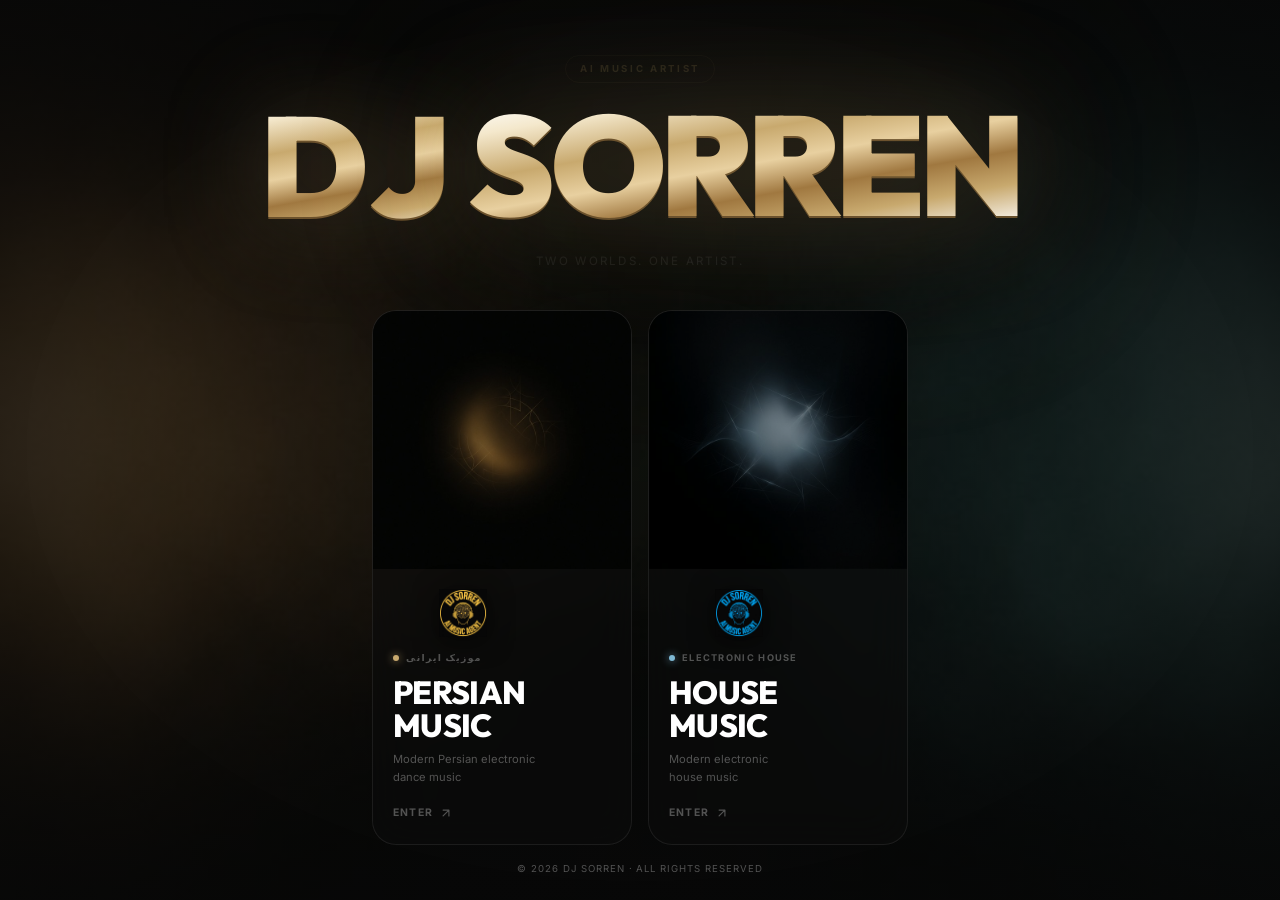
<file: index.html>
<!DOCTYPE html>
<html lang="en">

<head>
  <meta charset="UTF-8">
  <meta name="viewport" content="width=device-width, initial-scale=1.0">

  <title>DJ Sorren — AI Music Artist | Persian &amp; House Music</title>
  <meta name="description"
    content="DJ Sorren is an AI music artist creating two distinct worlds — modern Persian electronic dance music and contemporary house music. Listen on all major streaming platforms.">
  <meta name="keywords"
    content="DJ Sorren, Persian electronic music, Persian dance music, house music, modern Persian music, AI music artist, موزیک ایرانی, electronic house, original music">
  <meta name="author" content="DJ Sorren">
  <meta name="robots" content="index, follow">
  <link rel="canonical" href="https://djsorren.com/">
  <link rel="icon" href="/favicon.ico" type="image/x-icon">
  <link rel="icon" href="/favicon-32x32.png" sizes="32x32" type="image/png">
  <link rel="icon" href="/favicon-16x16.png" sizes="16x16" type="image/png">
  <link rel="apple-touch-icon" href="/apple-touch-icon.png">
  <link rel="manifest" href="/site.webmanifest">

  <!-- Open Graph -->
  <meta property="og:type" content="website">
  <meta property="og:url" content="https://djsorren.com/">
  <meta property="og:title" content="DJ Sorren — AI Music Artist | Persian &amp; House Music">
  <meta property="og:description"
    content="Two worlds. One artist. Modern Persian electronic music and contemporary house music by DJ Sorren.">
  <meta property="og:image" content="https://djsorren.com/assets/images/home_bg.png">
  <meta property="og:site_name" content="DJ Sorren">
  <meta property="og:locale" content="en_US">

  <!-- Twitter Card -->
  <meta name="twitter:card" content="summary_large_image">
  <meta name="twitter:site" content="@djsorren">
  <meta name="twitter:title" content="DJ Sorren — AI Music Artist">
  <meta name="twitter:description" content="Two worlds. One artist. Persian &amp; House Music.">
  <meta name="twitter:image" content="https://djsorren.com/assets/images/home_bg.png">

  <!-- Schema.org Structured Data -->
  <script type="application/ld+json">
  {
    "@context": "https://schema.org",
    "@type": "MusicGroup",
    "name": "DJ Sorren",
    "description": "AI music artist creating modern Persian electronic dance music and contemporary house music.",
    "genre": ["Persian Electronic", "House Music", "Electronic Dance Music"],
    "url": "https://djsorren.com",
    "sameAs": [
      "https://www.instagram.com/djsorren_house",
      "https://www.instagram.com/djsorren_persian",
      "https://t.me/djsorrenh",
      "https://t.me/djsorrenp",
      "https://www.facebook.com/djsorren.persian",
      "https://www.facebook.com/djsorren.house"
    ]
  }
  </script>

  <link rel="preconnect" href="https://fonts.googleapis.com">
  <link rel="preconnect" href="https://fonts.gstatic.com" crossorigin>
  <link rel="stylesheet" href="css/style.css">
  <link rel="stylesheet" href="css/home.css">
</head>

<body class="home-body">

  <main class="home-main" role="main">

    <!-- ── Atmospheric background ──────────────── -->
    <div class="home-bg" aria-hidden="true">
      <img src="assets/images/home_bg.png" alt="" fetchpriority="high">
      <div class="home-bg-overlay"></div>
    </div>

    <!-- ── Artist identity ─────────────────────── -->
    <header class="home-header">
      <span class="home-overline">AI Music Artist</span>
      <h1 class="home-title" aria-label="DJ Sorren">
        <span class="title-dj">DJ</span>
        <span class="title-sorren">Sorren</span>
      </h1>
      <p class="home-tagline">Two worlds. One artist.</p>
    </header>

    <!-- ── Pipeline choice cards ───────────────── -->
    <nav class="home-choices" aria-label="Choose music pipeline" role="navigation">

      <a href="persian.html" class="choice-card choice-persian" id="choice-persian">
        <div class="choice-art-wrap" aria-hidden="true">
          <div class="choice-art persian-art"></div>
          <div class="choice-art-iris persian-iris"></div>
        </div>
        <div class="choice-body">
          <img src="assets/images/dj_sorren_persian_logo.png" alt="DJ Sorren Persian Logo" class="choice-pipeline-logo">
          <div class="choice-chip">
            <span class="chip-dot persian"></span>
            <span class="chip-text">موزیک ایرانی</span>
          </div>
          <h2 class="choice-name">Persian<br>Music</h2>
          <p class="choice-desc">Modern Persian electronic<br>dance music</p>
          <span class="choice-cta">
            Enter
            <svg width="14" height="14" viewBox="0 0 24 24" fill="none" stroke="currentColor" stroke-width="2"
              stroke-linecap="round" stroke-linejoin="round" aria-hidden="true">
              <path d="M7 17L17 7M17 7H7M17 7v10" />
            </svg>
          </span>
        </div>
        <div class="choice-glow persian-glow" aria-hidden="true"></div>
      </a>

      <a href="house.html" class="choice-card choice-house" id="choice-house">
        <div class="choice-art-wrap" aria-hidden="true">
          <div class="choice-art house-art"></div>
          <div class="choice-art-iris house-iris"></div>
        </div>
        <div class="choice-body">
          <img src="assets/images/dj_sorren_house_logo.png" alt="DJ Sorren House Logo" class="choice-pipeline-logo">
          <div class="choice-chip">
            <span class="chip-dot house"></span>
            <span class="chip-text">Electronic House</span>
          </div>
          <h2 class="choice-name">House<br>Music</h2>
          <p class="choice-desc">Modern electronic<br>house music</p>
          <span class="choice-cta">
            Enter
            <svg width="14" height="14" viewBox="0 0 24 24" fill="none" stroke="currentColor" stroke-width="2"
              stroke-linecap="round" stroke-linejoin="round" aria-hidden="true">
              <path d="M7 17L17 7M17 7H7M17 7v10" />
            </svg>
          </span>
        </div>
        <div class="choice-glow house-glow" aria-hidden="true"></div>
      </a>

    </nav>

    <p class="home-footer-copy">© <span id="home-year"></span> DJ Sorren · All Rights Reserved</p>
  </main>

  <script>
    document.getElementById('home-year').textContent = new Date().getFullYear();
  </script>
</body>

</html>
</file>
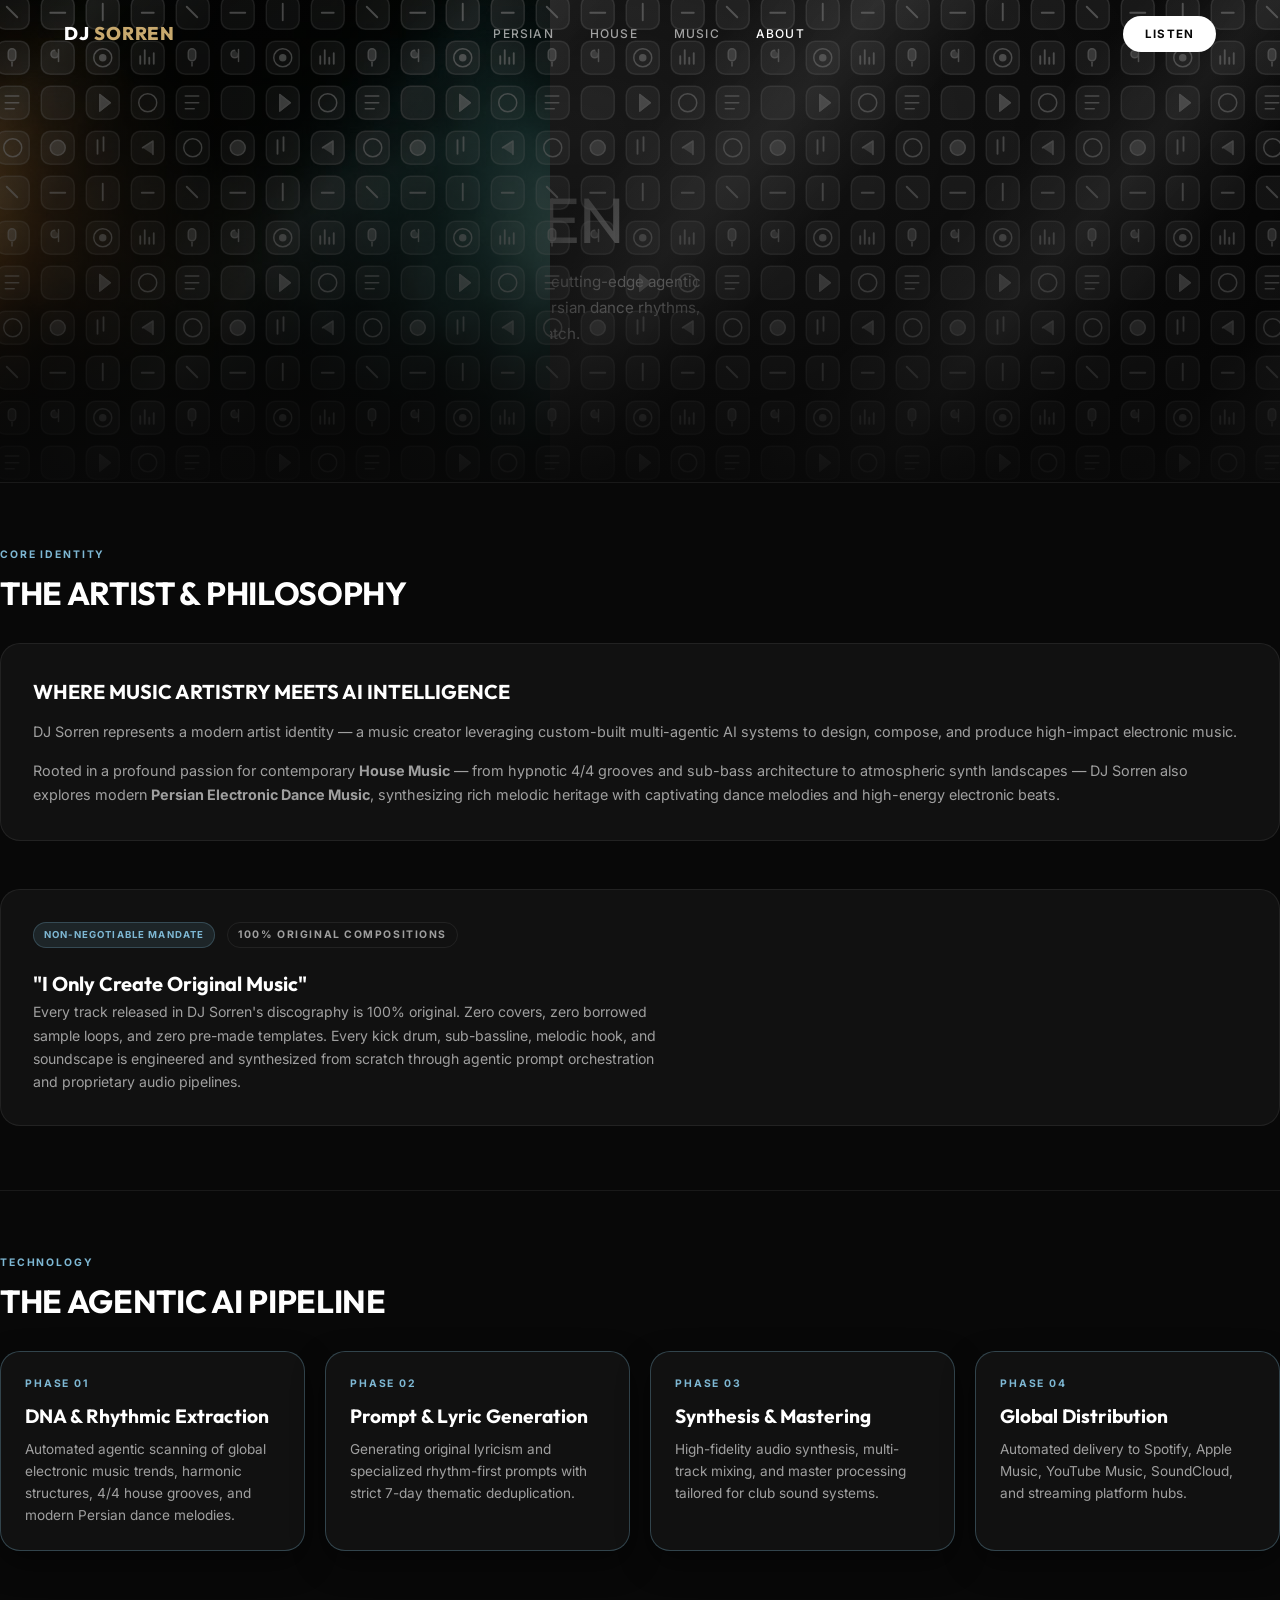
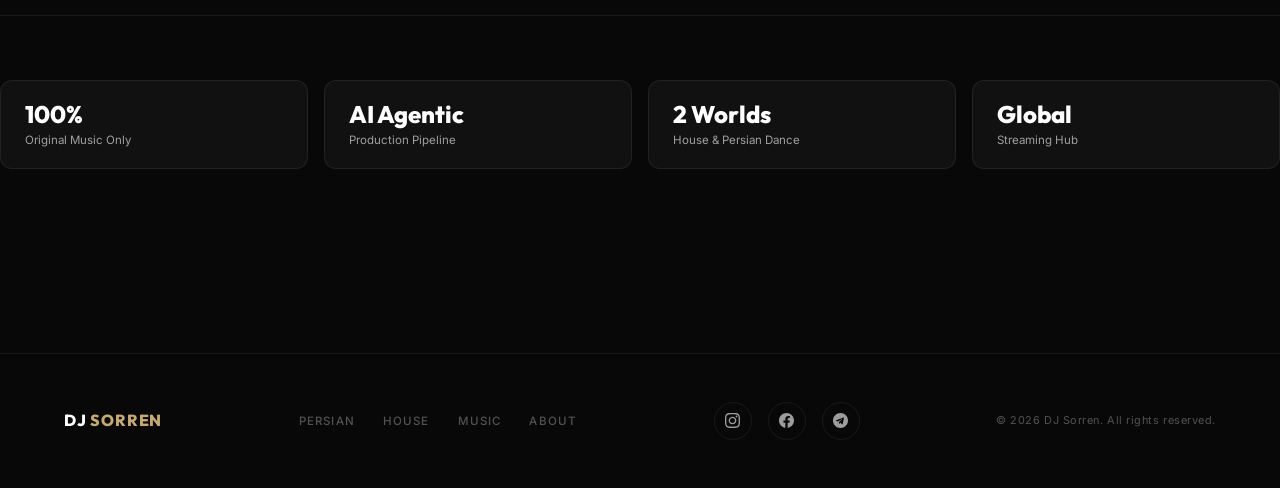
<file: about.html>
<!DOCTYPE html>
<html lang="en">

<head>
    <meta charset="UTF-8">
    <meta name="viewport" content="width=device-width, initial-scale=1.0">

    <title>DJ Sorren — About &amp; Artist Bio | AI Music &amp; Agentic Pipeline</title>
    <meta name="description"
        content="DJ Sorren is an AI-driven AI music artist creating 100% original House &amp; Persian electronic dance music. Discover the agentic AI pipeline behind every original composition.">
    <meta name="keywords"
        content="DJ Sorren, AI music artist, about DJ Sorren, agentic AI pipeline, house music, Persian electronic music, original music, AI music production, AI driven music">
    <meta name="author" content="DJ Sorren">
    <meta name="robots" content="index, follow">
    <link rel="canonical" href="https://djsorren.com/about.html">
    <link rel="icon" href="/favicon.ico" type="image/x-icon">
    <link rel="icon" href="/favicon-32x32.png" sizes="32x32" type="image/png">
    <link rel="icon" href="/favicon-16x16.png" sizes="16x16" type="image/png">
    <link rel="apple-touch-icon" href="/apple-touch-icon.png">
    <link rel="manifest" href="/site.webmanifest">

    <!-- Open Graph -->
    <meta property="og:type" content="website">
    <meta property="og:url" content="https://djsorren.com/about.html">
    <meta property="og:title" content="DJ Sorren — About &amp; Artist Bio">
    <meta property="og:description"
        content="Where the art of music meets the frontier of AI technology. Explore DJ Sorren's agentic AI music pipeline and 100% original music philosophy.">
    <meta property="og:image" content="https://djsorren.com/assets/images/home_bg.png">
    <meta property="og:site_name" content="DJ Sorren">
    <meta property="og:locale" content="en_US">

    <!-- Fonts & CSS -->
    <link rel="preconnect" href="https://fonts.googleapis.com">
    <link rel="preconnect" href="https://fonts.gstatic.com" crossorigin>
    <link rel="stylesheet" href="css/style.css">
    <link rel="stylesheet" href="css/pipeline.css?v=3">

    <!-- Schema.org: Person / MusicGroup -->
    <script type="application/ld+json">
    {
      "@context": "https://schema.org",
      "@type": "MusicGroup",
      "name": "DJ Sorren",
      "description": "AI-driven AI music artist creating 100% original Persian electronic dance music and contemporary house music through an agentic AI pipeline.",
      "genre": ["Persian Electronic Dance", "Electronic House", "Electronic Dance Music"],
      "url": "https://djsorren.com",
      "sameAs": [
        "https://www.instagram.com/djsorren_house",
        "https://www.instagram.com/djsorren_persian",
        "https://t.me/djsorrenh",
        "https://t.me/djsorrenp",
        "https://www.facebook.com/djsorren.persian",
        "https://www.facebook.com/djsorren.house"
      ]
    }
    </script>
</head>

<body class="about-page-body">

    <main class="pipeline-main" role="main">

        <!-- ── 1. HERO SECTION ────────────────────────── -->
        <section class="pipeline-hero" aria-label="About DJ Sorren Hero">
            <div class="pipeline-hero-bg" aria-hidden="true">
                <img src="assets/images/home_bg.png" alt="" fetchpriority="high">
                <div class="pipeline-hero-overlay"></div>
            </div>

            <div class="container pipeline-hero-content">
                <div class="pipeline-badge-row">
                    <span class="badge badge-house">AI Music Artist</span>
                    <span class="badge badge-persian">Agentic Pipeline</span>
                </div>
                <div class="pipeline-meta">
                    <span class="pipeline-dot house"></span>
                    <span class="pipeline-meta-label">Art of Music &amp; AI Technology</span>
                </div>
                <h1 class="pipeline-hero-title">About <span class="title-dim">DJ Sorren</span></h1>
                <p class="pipeline-hero-desc">An AI music artist creating at the intersection of musical
                    artistry and cutting-edge agentic AI technology. Driven by a deep passion for electronic house and
                    Persian dance rhythms, I harness agentic AI tools to compose 100% original music from scratch.</p>

                <div class="pipeline-hero-actions">
                    <a href="#philosophy" class="btn-primary">Originality Philosophy ↓</a>
                    <a href="#pipeline-tech" class="btn-ghost">Agentic Tech</a>
                </div>
            </div>
        </section>

        <!-- ── 2. ARTIST BIO & PHILOSOPHY ──────────────── -->
        <section class="pipeline-section container" id="philosophy" aria-label="Artist Bio &amp; Philosophy">
            <div class="section-header">
                <span class="section-eyebrow house">Core Identity</span>
                <h2 class="section-title">The Artist &amp; Philosophy</h2>
            </div>

            <div class="about-container">
                <div class="about-text-card">
                    <h3>Where Music Artistry Meets AI Intelligence</h3>
                    <p>DJ Sorren represents a modern artist identity — a music creator leveraging custom-built
                        multi-agentic
                        AI systems to design, compose, and produce high-impact electronic music.</p>
                    <p>Rooted in a profound passion for contemporary <strong>House Music</strong> — from hypnotic 4/4
                        grooves and sub-bass architecture to atmospheric synth landscapes — DJ Sorren also explores
                        modern <strong>Persian Electronic Dance Music</strong>, synthesizing rich melodic heritage with
                        captivating dance melodies and high-energy electronic beats.</p>
                </div>

                <!-- 100% Original Music Banner -->
                <div class="tour-card" style="margin-top: 24px;">
                    <div class="tour-header-wrap">
                        <span class="badge badge-house">Non-Negotiable Mandate</span>
                        <span class="tour-status-pill">100% Original Compositions</span>
                    </div>
                    <div class="tour-content">
                        <h3 class="tour-title">"I Only Create Original Music"</h3>
                        <p class="tour-desc">Every track released in DJ Sorren's discography is 100% original. Zero
                            covers, zero borrowed sample loops, and zero pre-made templates. Every kick drum,
                            sub-bassline,
                            melodic hook, and soundscape is engineered and synthesized from scratch through agentic
                            prompt
                            orchestration and proprietary audio pipelines.</p>
                    </div>
                </div>
            </div>
        </section>

        <!-- ── 3. AGENTIC AI PIPELINE SHOWCASE ─────────── -->
        <section class="pipeline-section container" id="pipeline-tech" aria-label="Agentic AI Technology">
            <div class="section-header">
                <span class="section-eyebrow house">Technology</span>
                <h2 class="section-title">The Agentic AI Pipeline</h2>
            </div>

            <div class="platform-playlists-hub"
                style="grid-template-columns: repeat(auto-fit, minmax(280px, 1fr)); gap: 20px;">
                <div class="platform-hub-square-card house-theme" style="padding: 24px;">
                    <span class="section-eyebrow house" style="margin-bottom: 8px;">Phase 01</span>
                    <h3
                        style="font-family: var(--font-display); font-size: 1.2rem; font-weight: 700; margin-bottom: 8px;">
                        DNA &amp; Rhythmic Extraction</h3>
                    <p style="font-size: 0.85rem; color: var(--white-60); line-height: 1.6;">Automated agentic scanning
                        of global electronic music trends, harmonic structures, 4/4 house grooves, and modern Persian
                        dance melodies.
                    </p>
                </div>

                <div class="platform-hub-square-card house-theme" style="padding: 24px;">
                    <span class="section-eyebrow house" style="margin-bottom: 8px;">Phase 02</span>
                    <h3
                        style="font-family: var(--font-display); font-size: 1.2rem; font-weight: 700; margin-bottom: 8px;">
                        Prompt &amp; Lyric Generation</h3>
                    <p style="font-size: 0.85rem; color: var(--white-60); line-height: 1.6;">Generating original
                        lyricism and specialized rhythm-first prompts with strict 7-day thematic deduplication.</p>
                </div>

                <div class="platform-hub-square-card house-theme" style="padding: 24px;">
                    <span class="section-eyebrow house" style="margin-bottom: 8px;">Phase 03</span>
                    <h3
                        style="font-family: var(--font-display); font-size: 1.2rem; font-weight: 700; margin-bottom: 8px;">
                        Synthesis &amp; Mastering</h3>
                    <p style="font-size: 0.85rem; color: var(--white-60); line-height: 1.6;">High-fidelity audio
                        synthesis, multi-track mixing, and master processing tailored for club sound systems.</p>
                </div>

                <div class="platform-hub-square-card house-theme" style="padding: 24px;">
                    <span class="section-eyebrow house" style="margin-bottom: 8px;">Phase 04</span>
                    <h3
                        style="font-family: var(--font-display); font-size: 1.2rem; font-weight: 700; margin-bottom: 8px;">
                        Global Distribution</h3>
                    <p style="font-size: 0.85rem; color: var(--white-60); line-height: 1.6;">Automated delivery to
                        Spotify, Apple Music, YouTube Music, SoundCloud, and streaming platform hubs.</p>
                </div>
            </div>
        </section>

        <!-- ── 4. KEY STATS SECTION ────────────────────── -->
        <section class="pipeline-section container" aria-label="Key Statistics">
            <div class="about-stats-row">
                <div class="stat-box">
                    <span class="stat-num">100%</span>
                    <span class="stat-label">Original Music Only</span>
                </div>
                <div class="stat-box">
                    <span class="stat-num">AI Agentic</span>
                    <span class="stat-label">Production Pipeline</span>
                </div>
                <div class="stat-box">
                    <span class="stat-num">2 Worlds</span>
                    <span class="stat-label">House &amp; Persian Dance</span>
                </div>
                <div class="stat-box">
                    <span class="stat-num">Global</span>
                    <span class="stat-label">Streaming Hub</span>
                </div>
            </div>
        </section>

    </main>

    <!-- Scripts -->
    <script src="js/data.js?v=3"></script>
    <script src="js/components.js"></script>
    <script src="js/main.js"></script>
    <script>
        document.addEventListener('DOMContentLoaded', () => {
            injectNav('about.html');
            injectModal();
            injectFooter();
        });
    </script>
</body>

</html>
</file>
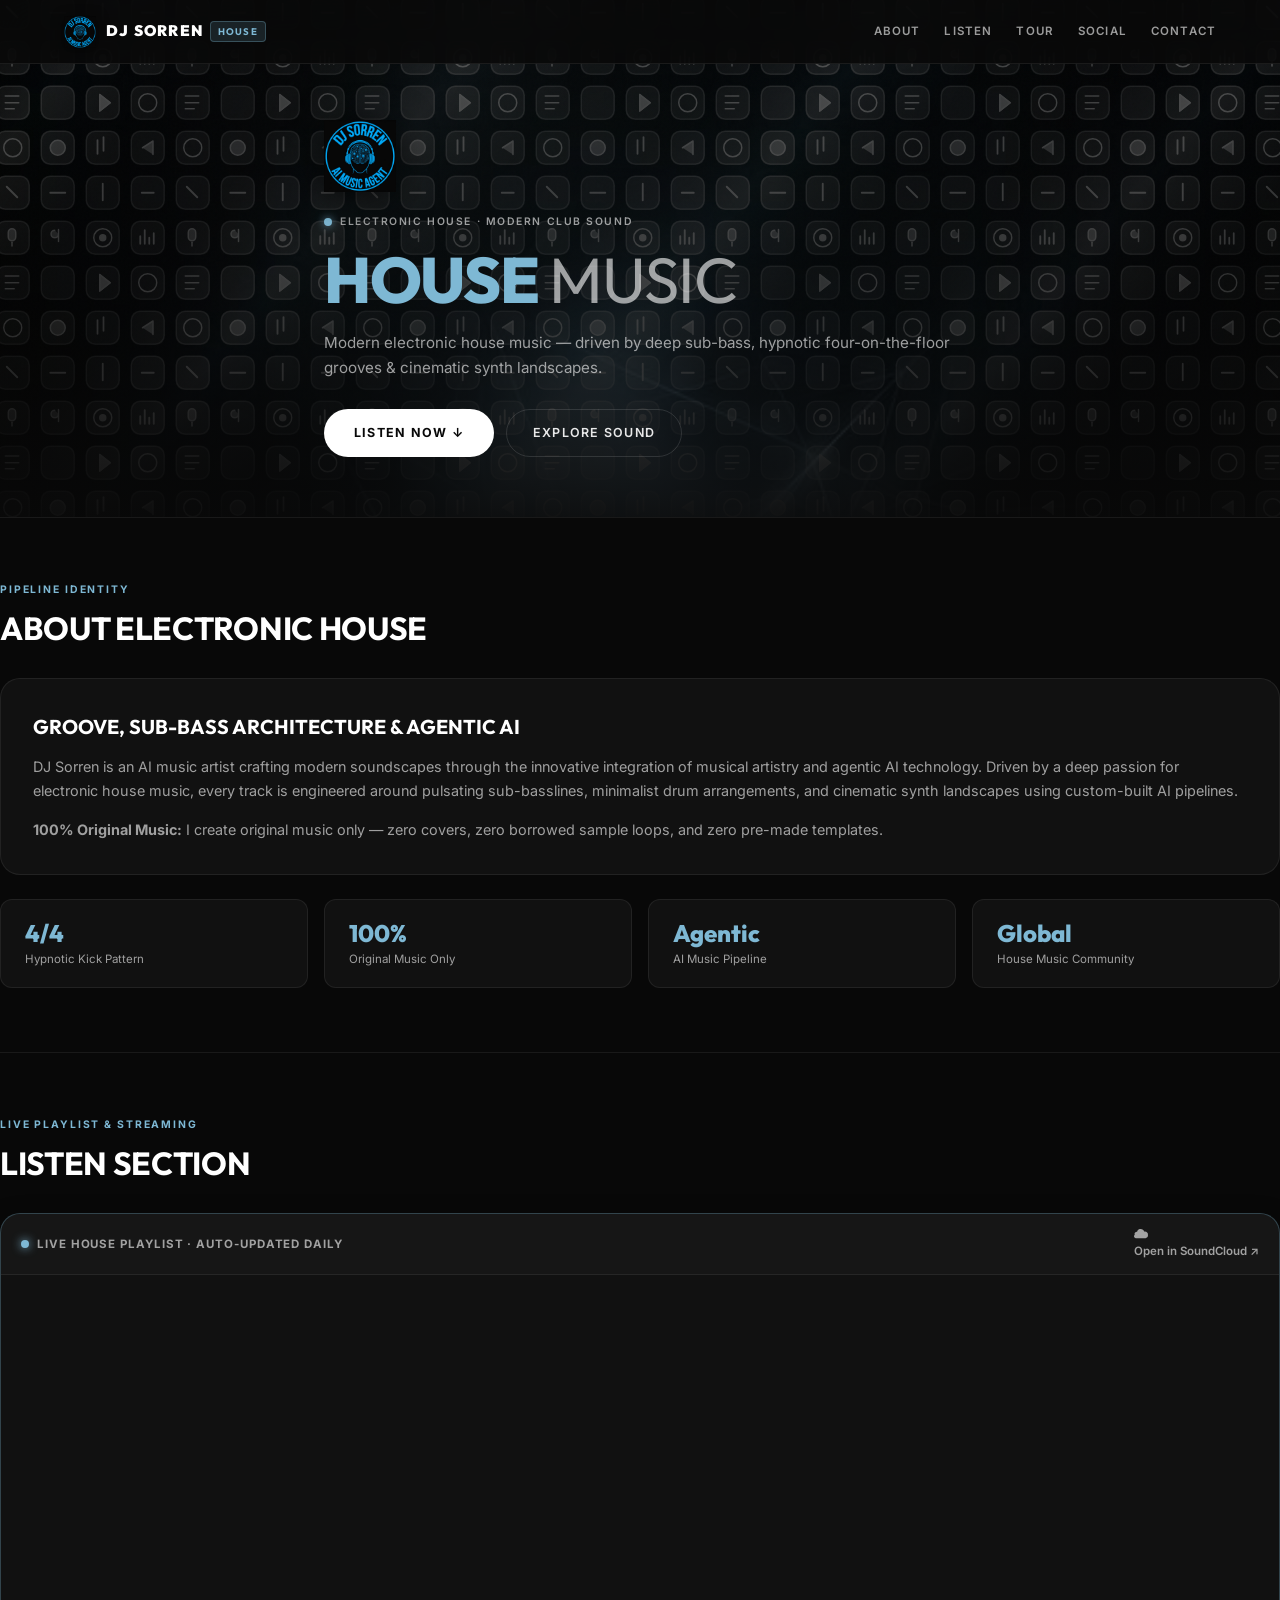
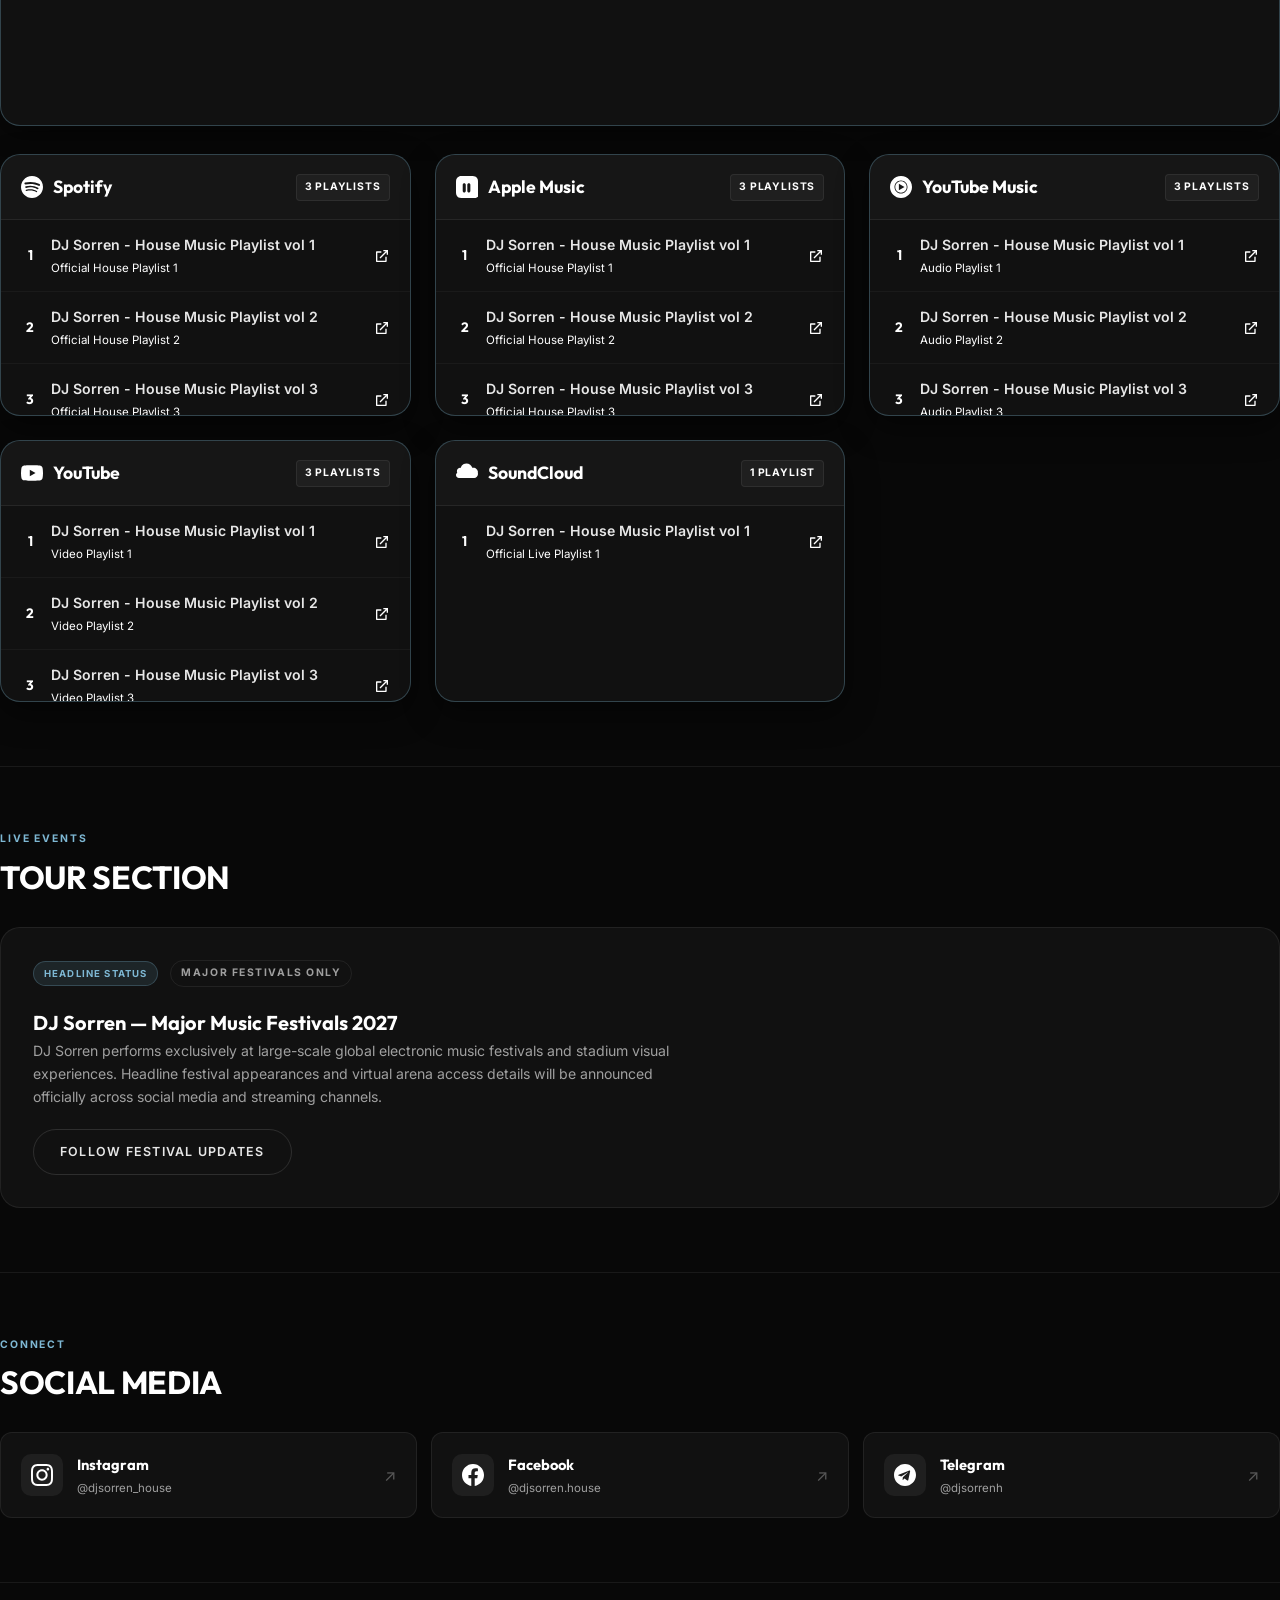
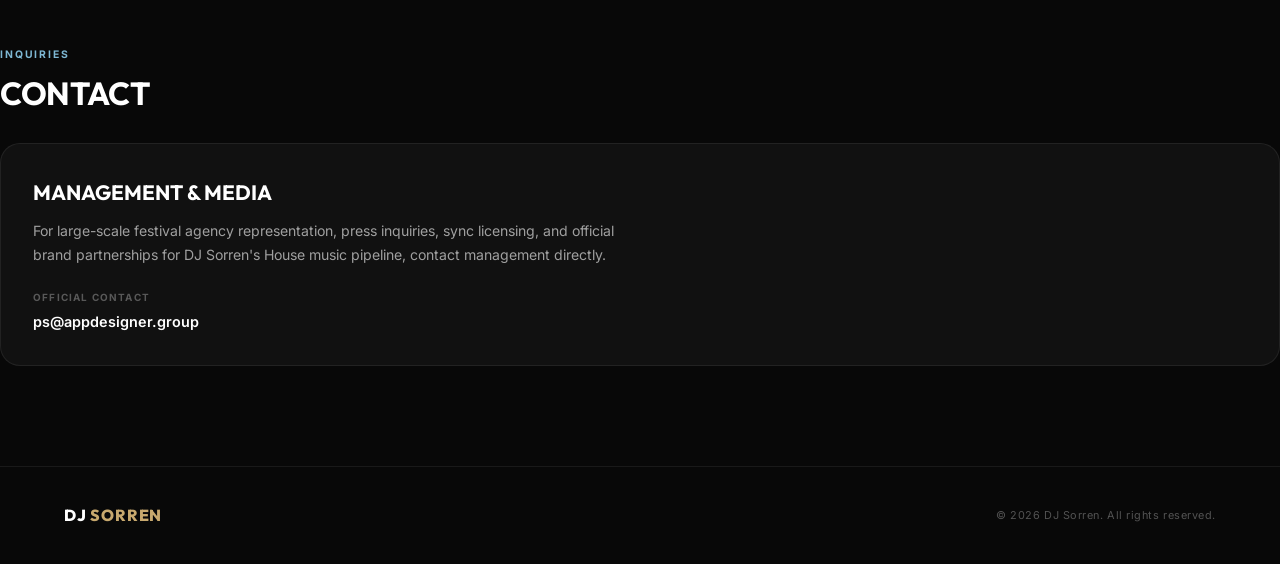
<file: house.html>
<!DOCTYPE html>
<html lang="en">

<head>
    <meta charset="UTF-8">
    <meta name="viewport" content="width=device-width, initial-scale=1.0">

    <title>DJ Sorren — House Music | Modern Electronic House</title>
    <meta name="description"
        content="Explore DJ Sorren's House Music pipeline — modern electronic house music driven by hypnotic sub-bass grooves, deep synth textures, and high-energy club beats. 100% original compositions. Stream on Spotify, Apple Music &amp; YouTube.">
    <meta name="keywords"
        content="DJ Sorren, DJ Sorren house music, electronic house music, deep house, tech house, club music, modern house music, AI music artist, original music, house playlist">
    <meta name="author" content="DJ Sorren">
    <meta name="robots" content="index, follow">
    <link rel="canonical" href="https://djsorren.com/house.html">
    <link rel="icon" href="/favicon.ico" type="image/x-icon">
    <link rel="icon" href="/favicon-32x32.png" sizes="32x32" type="image/png">
    <link rel="icon" href="/favicon-16x16.png" sizes="16x16" type="image/png">
    <link rel="apple-touch-icon" href="/apple-touch-icon.png">
    <link rel="manifest" href="/site.webmanifest">

    <!-- Open Graph -->
    <meta property="og:type" content="music.playlist">
    <meta property="og:url" content="https://djsorren.com/house.html">
    <meta property="og:title" content="DJ Sorren — House Music | Modern Electronic House">
    <meta property="og:description"
        content="Modern electronic house music by DJ Sorren — sub-bass, hypnotic grooves, and cinematic atmosphere.">
    <meta property="og:image" content="https://djsorren.com/assets/images/house_artwork.png">
    <meta property="og:site_name" content="DJ Sorren">
    <meta property="og:locale" content="en_US">

    <!-- Twitter Card -->
    <meta name="twitter:card" content="summary_large_image">
    <meta name="twitter:site" content="@djsorren">
    <meta name="twitter:title" content="DJ Sorren — House Music">
    <meta name="twitter:description"
        content="Modern electronic house music driven by hypnotic grooves &amp; cinematic atmosphere.">
    <meta name="twitter:image" content="https://djsorren.com/assets/images/house_artwork.png">

    <!-- Schema.org Structured Data -->
    <script type="application/ld+json">
  {
    "@context": "https://schema.org",
    "@type": "MusicPlaylist",
    "name": "DJ Sorren — House Music Pipeline",
    "numTracks": 2,
    "genre": ["Electronic House", "Deep House", "Tech House"],
    "author": {
      "@type": "MusicGroup",
      "name": "DJ Sorren",
      "url": "https://djsorren.com",
      "sameAs": [
        "https://www.instagram.com/djsorren_house",
        "https://www.facebook.com/djsorren.house",
        "https://t.me/djsorrenh"
      ]
    },
    "track": [
      {
        "@type": "MusicRecording",
        "name": "Deep Tide",
        "byArtist": { "@type": "MusicGroup", "name": "DJ Sorren" },
        "datePublished": "2026-09-23"
      },
      {
        "@type": "MusicRecording",
        "name": "Velvet Night",
        "byArtist": { "@type": "MusicGroup", "name": "DJ Sorren" },
        "datePublished": "2026-09-25"
      }
    ]
  }
  </script>

    <link rel="preconnect" href="https://fonts.googleapis.com">
    <link rel="preconnect" href="https://fonts.gstatic.com" crossorigin>
    <link rel="stylesheet" href="css/style.css">
    <link rel="stylesheet" href="css/pipeline.css?v=3">
</head>

<body class="pipeline-body pipeline-house">

    <!-- ── Navigation Header ───────────────────────── -->
    <header class="pipeline-nav-header" id="pipeline-nav">
        <div class="container pipeline-nav-inner">
            <a href="index.html" class="nav-brand-group" aria-label="DJ Sorren Home">
                <img src="assets/images/dj_sorren_house_logo.png" alt="DJ Sorren House Logo" class="nav-brand-logo">
                <span class="nav-brand-text">DJ SORREN <span class="nav-pipeline-tag house">House</span></span>
            </a>

            <nav class="pipeline-section-menu" aria-label="Page sections navigation">
                <a href="#about" class="section-menu-link">About</a>
                <a href="#listen" class="section-menu-link">Listen</a>
                <a href="#tour" class="section-menu-link">Tour</a>
                <a href="#social" class="section-menu-link">Social</a>
                <a href="#contact" class="section-menu-link">Contact</a>
            </nav>
        </div>
    </header>

    <main>
        <!-- ── 1. HERO HEADER ──────────────────────────── -->
        <section class="pipeline-hero" id="hero" aria-label="House Music Hero">
            <div class="pipeline-hero-bg house-bg" aria-hidden="true"></div>
            <div class="pipeline-hero-noise" aria-hidden="true"></div>

            <div class="container pipeline-hero-inner">
                <div class="pipeline-hero-brand">
                    <img src="assets/images/dj_sorren_house_logo.png" alt="DJ Sorren House Logo"
                        class="pipeline-hero-logo">
                </div>
                <div class="pipeline-meta">
                    <span class="pipeline-dot house"></span>
                    <span class="pipeline-meta-label">Electronic House · Modern Club Sound</span>
                </div>
                <h1 class="pipeline-hero-title">House <span class="title-dim">Music</span></h1>
                <p class="pipeline-hero-desc">Modern electronic house music — driven by deep sub-bass, hypnotic
                    four-on-the-floor grooves &amp; cinematic synth landscapes.</p>

                <div class="pipeline-hero-actions">
                    <a href="#listen" class="btn-primary">Listen Now ↓</a>
                    <a href="#about" class="btn-ghost">Explore Sound</a>
                </div>
            </div>
        </section>

        <!-- ── 2. ABOUT SECTION ───────────────────────── -->
        <section class="pipeline-section container" id="about" aria-label="About House Pipeline">
            <div class="section-header">
                <span class="section-eyebrow house">Pipeline Identity</span>
                <h2 class="section-title">About Electronic House</h2>
            </div>

            <div class="about-container">
                <div class="about-text-card">
                    <h3>Groove, Sub-Bass Architecture &amp; Agentic AI</h3>
                    <p>DJ Sorren is an AI music artist crafting modern soundscapes through the innovative integration
                        of musical artistry and agentic AI technology. Driven by a deep passion for electronic house
                        music,
                        every track is engineered around pulsating sub-basslines, minimalist drum arrangements, and
                        cinematic synth landscapes using custom-built AI pipelines.</p>
                    <p><strong>100% Original Music:</strong> I create original music only — zero covers, zero
                        borrowed sample loops, and zero pre-made templates.</p>
                </div>

                <div class="about-stats-row">
                    <div class="stat-box">
                        <span class="stat-num">4/4</span>
                        <span class="stat-label">Hypnotic Kick Pattern</span>
                    </div>
                    <div class="stat-box">
                        <span class="stat-num">100%</span>
                        <span class="stat-label">Original Music Only</span>
                    </div>
                    <div class="stat-box">
                        <span class="stat-num">Agentic</span>
                        <span class="stat-label">AI Music Pipeline</span>
                    </div>
                    <div class="stat-box">
                        <span class="stat-num">Global</span>
                        <span class="stat-label">House Music Community</span>
                    </div>
                </div>
            </div>
        </section>

        <!-- ── 3. LISTEN SECTION ──────────────────────── -->
        <section class="pipeline-section container" id="listen" aria-label="Listen &amp; Streaming Platforms">
            <div class="section-header">
                <span class="section-eyebrow house">Live Playlist &amp; Streaming</span>
                <h2 class="section-title">Listen Section</h2>
            </div>

            <!-- Live SoundCloud Player (top of Listen) -->
            <div id="house-live-player"></div>

            <!-- Pipeline Specific Streaming Playlists Hub -->
            <div id="house-platform-hub" class="platform-playlists-hub"></div>
        </section>

        <!-- ── 4. TOUR SECTION ────────────────────────── -->
        <section class="pipeline-section container" id="tour" aria-label="Tour Dates">
            <div class="section-header">
                <span class="section-eyebrow house">Live Events</span>
                <h2 class="section-title">Tour Section</h2>
            </div>

            <div class="tour-card">
                <div class="tour-header-wrap">
                    <span class="badge badge-house">Headline Status</span>
                    <span class="tour-status-pill">Major Festivals Only</span>
                </div>
                <div class="tour-content">
                    <h3 class="tour-title">DJ Sorren — Major Music Festivals 2027</h3>
                    <p class="tour-desc">DJ Sorren performs exclusively at large-scale global electronic music festivals
                        and stadium visual experiences. Headline festival appearances and virtual arena access details
                        will be announced officially across social media and streaming channels.</p>
                </div>
                <div>
                    <a href="#social" class="btn-ghost">Follow Festival Updates</a>
                </div>
            </div>
        </section>

        <!-- ── 5. SOCIAL MEDIA SECTION ───────────────── -->
        <section class="pipeline-section container" id="social" aria-label="Social Media Links">
            <div class="section-header">
                <span class="section-eyebrow house">Connect</span>
                <h2 class="section-title">Social Media</h2>
            </div>

            <div class="social-grid" id="house-social-grid">
                <a href="https://www.instagram.com/djsorren_house?igsh=MXZkN2FzZXduM3M4Ng%3D%3D&utm_source=qr"
                    target="_blank" rel="noopener" class="social-card">
                    <div class="social-icon-bg">
                        <svg viewBox="0 0 24 24" width="22" height="22" fill="currentColor">
                            <path
                                d="M12 2.163c3.204 0 3.584.012 4.85.07 3.252.148 4.771 1.691 4.919 4.919.058 1.265.069 1.645.069 4.849 0 3.205-.012 3.584-.069 4.849-.149 3.225-1.664 4.771-4.919 4.919-1.266.058-1.644.07-4.85.07-3.204 0-3.584-.012-4.849-.07-3.26-.149-4.771-1.699-4.919-4.92-.058-1.265-.07-1.644-.07-4.849 0-3.204.013-3.583.07-4.849.149-3.227 1.664-4.771 4.919-4.919 1.266-.057 1.645-.069 4.849-.069zm0-2.163c-3.259 0-3.667.014-4.947.072-4.358.2-6.78 2.618-6.98 6.98-.059 1.281-.073 1.689-.073 4.948 0 3.259.014 3.668.072 4.948.2 4.358 2.618 6.78 6.98 6.98 1.281.058 1.689.072 4.948.072 3.259 0 3.668-.014 4.948-.072 4.354-.2 6.782-2.618 6.979-6.98.059-1.28.073-1.689.073-4.948 0-3.259-.014-3.667-.072-4.947-.196-4.354-2.617-6.78-6.979-6.98-1.281-.059-1.69-.073-4.949-.073zm0 5.838c-3.403 0-6.162 2.759-6.162 6.162s2.759 6.163 6.162 6.163 6.162-2.759 6.162-6.163c0-3.403-2.759-6.162-6.162-6.162zm0 10.162c-2.209 0-4-1.79-4-4 0-2.209 1.791-4 4-4s4 1.791 4 4c0 2.21-1.791 4-4 4zm6.406-11.845c-.796 0-1.441.645-1.441 1.44s.645 1.44 1.441 1.44c.795 0 1.439-.645 1.439-1.44s-.644-1.44-1.439-1.44z" />
                        </svg>
                    </div>
                    <div class="social-meta">
                        <span class="social-name">Instagram</span>
                        <span class="social-handle">@djsorren_house</span>
                    </div>
                    <span class="social-arrow">↗</span>
                </a>

                <a href="https://www.facebook.com/djsorren.house" target="_blank" rel="noopener" class="social-card">
                    <div class="social-icon-bg">
                        <svg viewBox="0 0 24 24" width="22" height="22" fill="currentColor">
                            <path
                                d="M24 12.073c0-6.627-5.373-12-12-12s-12 5.373-12 12c0 5.99 4.388 10.954 10.125 11.854v-8.385H7.078v-3.47h3.047V9.43c0-3.007 1.792-4.669 4.533-4.669 1.312 0 2.686.235 2.686.235v2.953H15.83c-1.491 0-1.956.925-1.956 1.874v2.25h3.328l-.532 3.47h-2.796v8.385C19.612 23.027 24 18.062 24 12.073z" />
                        </svg>
                    </div>
                    <div class="social-meta">
                        <span class="social-name">Facebook</span>
                        <span class="social-handle">@djsorren.house</span>
                    </div>
                    <span class="social-arrow">↗</span>
                </a>

                <a href="https://t.me/djsorrenh" target="_blank" rel="noopener" class="social-card">
                    <div class="social-icon-bg">
                        <svg viewBox="0 0 24 24" width="22" height="22" fill="currentColor">
                            <path
                                d="M12 0C5.37 0 0 5.37 0 12s5.37 12 12 12 12-5.37 12-12S18.63 0 12 0zm5.56 8.16l-1.97 9.28c-.15.67-.54.83-1.1.52l-3.02-2.23-1.46 1.4c-.16.16-.3.3-.61.3l.22-3.09 5.62-5.07c.24-.22-.05-.34-.37-.13l-6.95 4.37-2.99-.93c-.65-.2-.66-.65.14-.97l11.7-4.51c.54-.2 1.02.12.83.97z" />
                        </svg>
                    </div>
                    <div class="social-meta">
                        <span class="social-name">Telegram</span>
                        <span class="social-handle">@djsorrenh</span>
                    </div>
                    <span class="social-arrow">↗</span>
                </a>
            </div>
        </section>

        <!-- ── 6. CONTACT SECTION ──────────────────────── -->
        <section class="pipeline-section container" id="contact" aria-label="Management &amp; Media Inquiries">
            <div class="section-header">
                <span class="section-eyebrow house">Inquiries</span>
                <h2 class="section-title">Contact</h2>
            </div>

            <div class="contact-card">
                <div class="contact-info">
                    <h3>Management &amp; Media</h3>
                    <p>For large-scale festival agency representation, press inquiries, sync licensing, and official
                        brand partnerships for DJ Sorren's House music pipeline, contact management directly.</p>

                    <div class="contact-details">
                        <div class="contact-item">
                            <span class="contact-label">Official Contact</span>
                            <a href="mailto:ps@appdesigner.group" class="contact-value">ps@appdesigner.group</a>
                        </div>
                    </div>
                </div>


            </div>
        </section>
    </main>

    <!-- ── Footer ────────────────────────────────── -->
    <footer class="pipeline-footer">
        <div class="container pipeline-footer-inner">
            <a href="index.html" class="footer-logo">DJ <span>Sorren</span></a>
            <p class="footer-copy">© <span id="footer-year"></span> DJ Sorren. All rights reserved.</p>
        </div>
    </footer>

    <script src="js/data.js?v=3"></script>
    <script src="js/components.js"></script>
    <script src="js/main.js"></script>
    <script src="js/pipeline.js"></script>
    <script>
        injectModal();

        document.addEventListener('DOMContentLoaded', () => {
            document.getElementById('footer-year').textContent = new Date().getFullYear();
            renderPipelinePage('house');
        });
    </script>
</body>

</html>
</file>
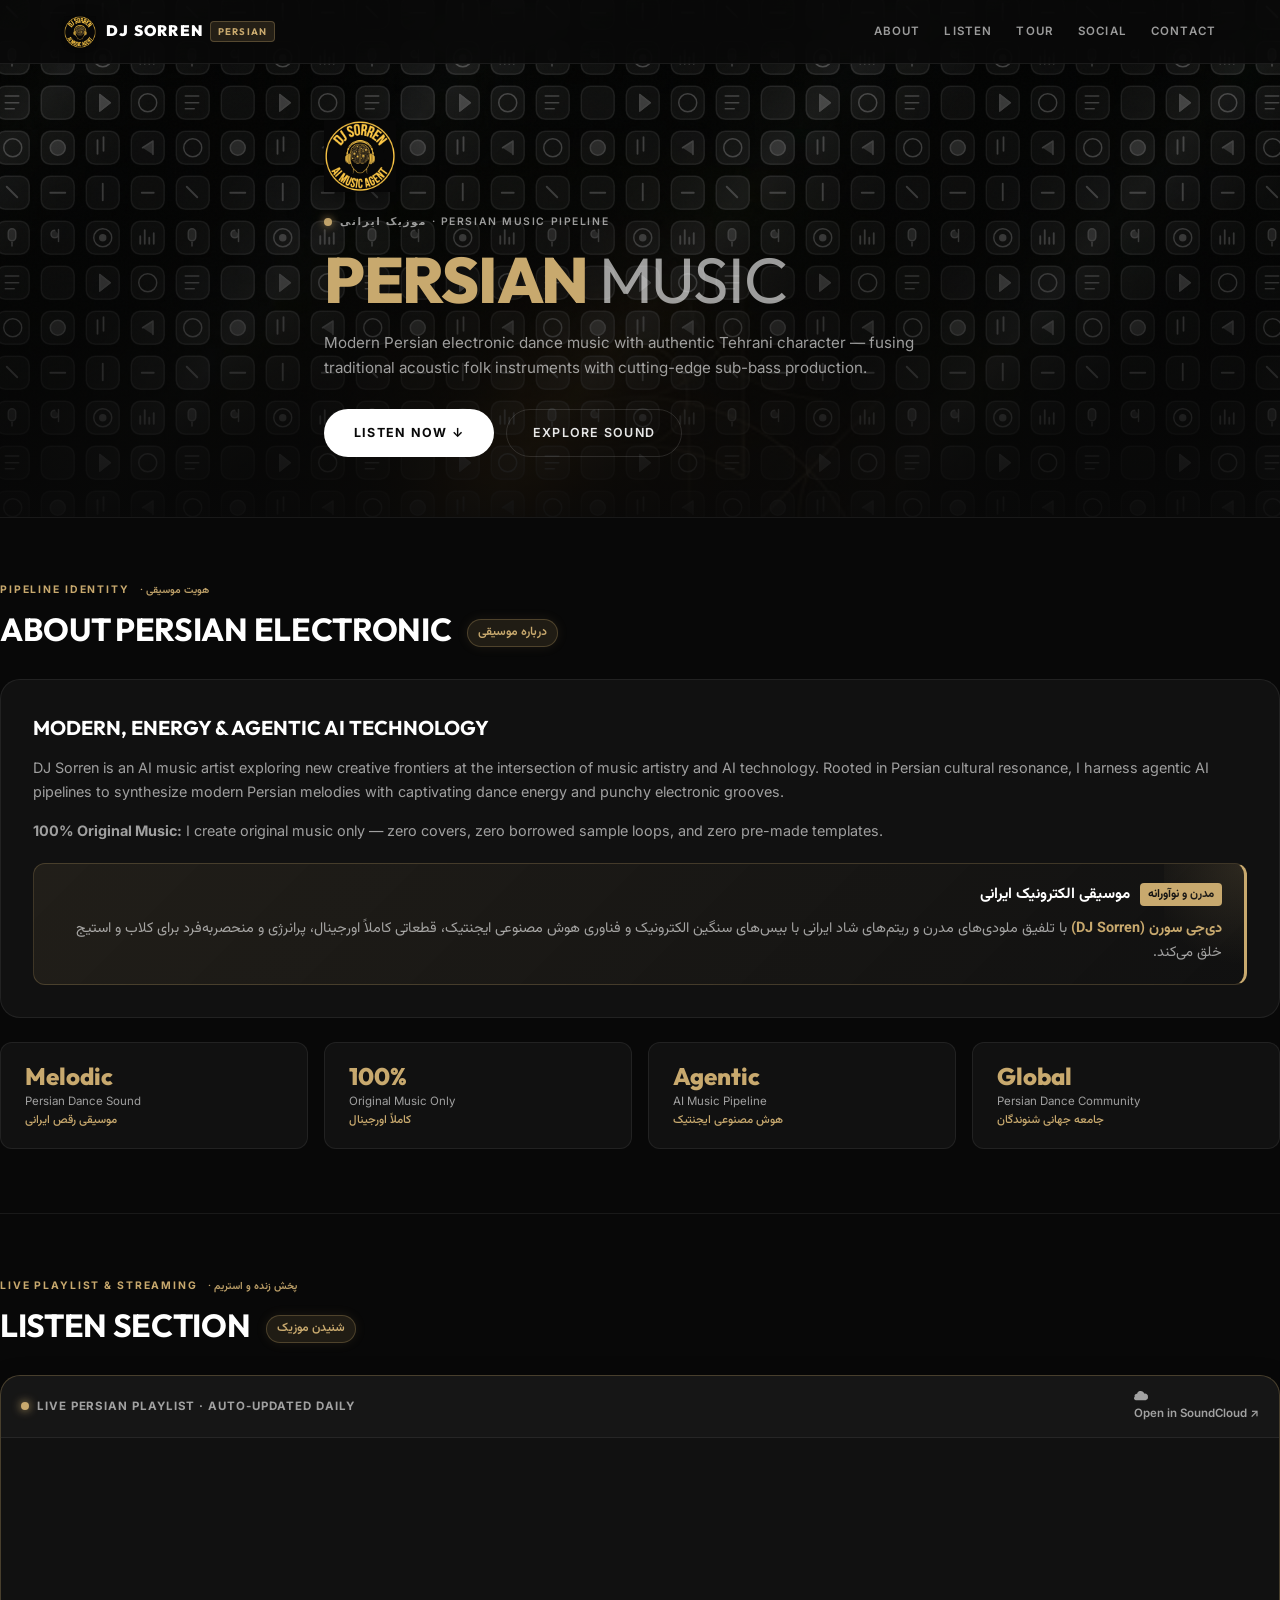
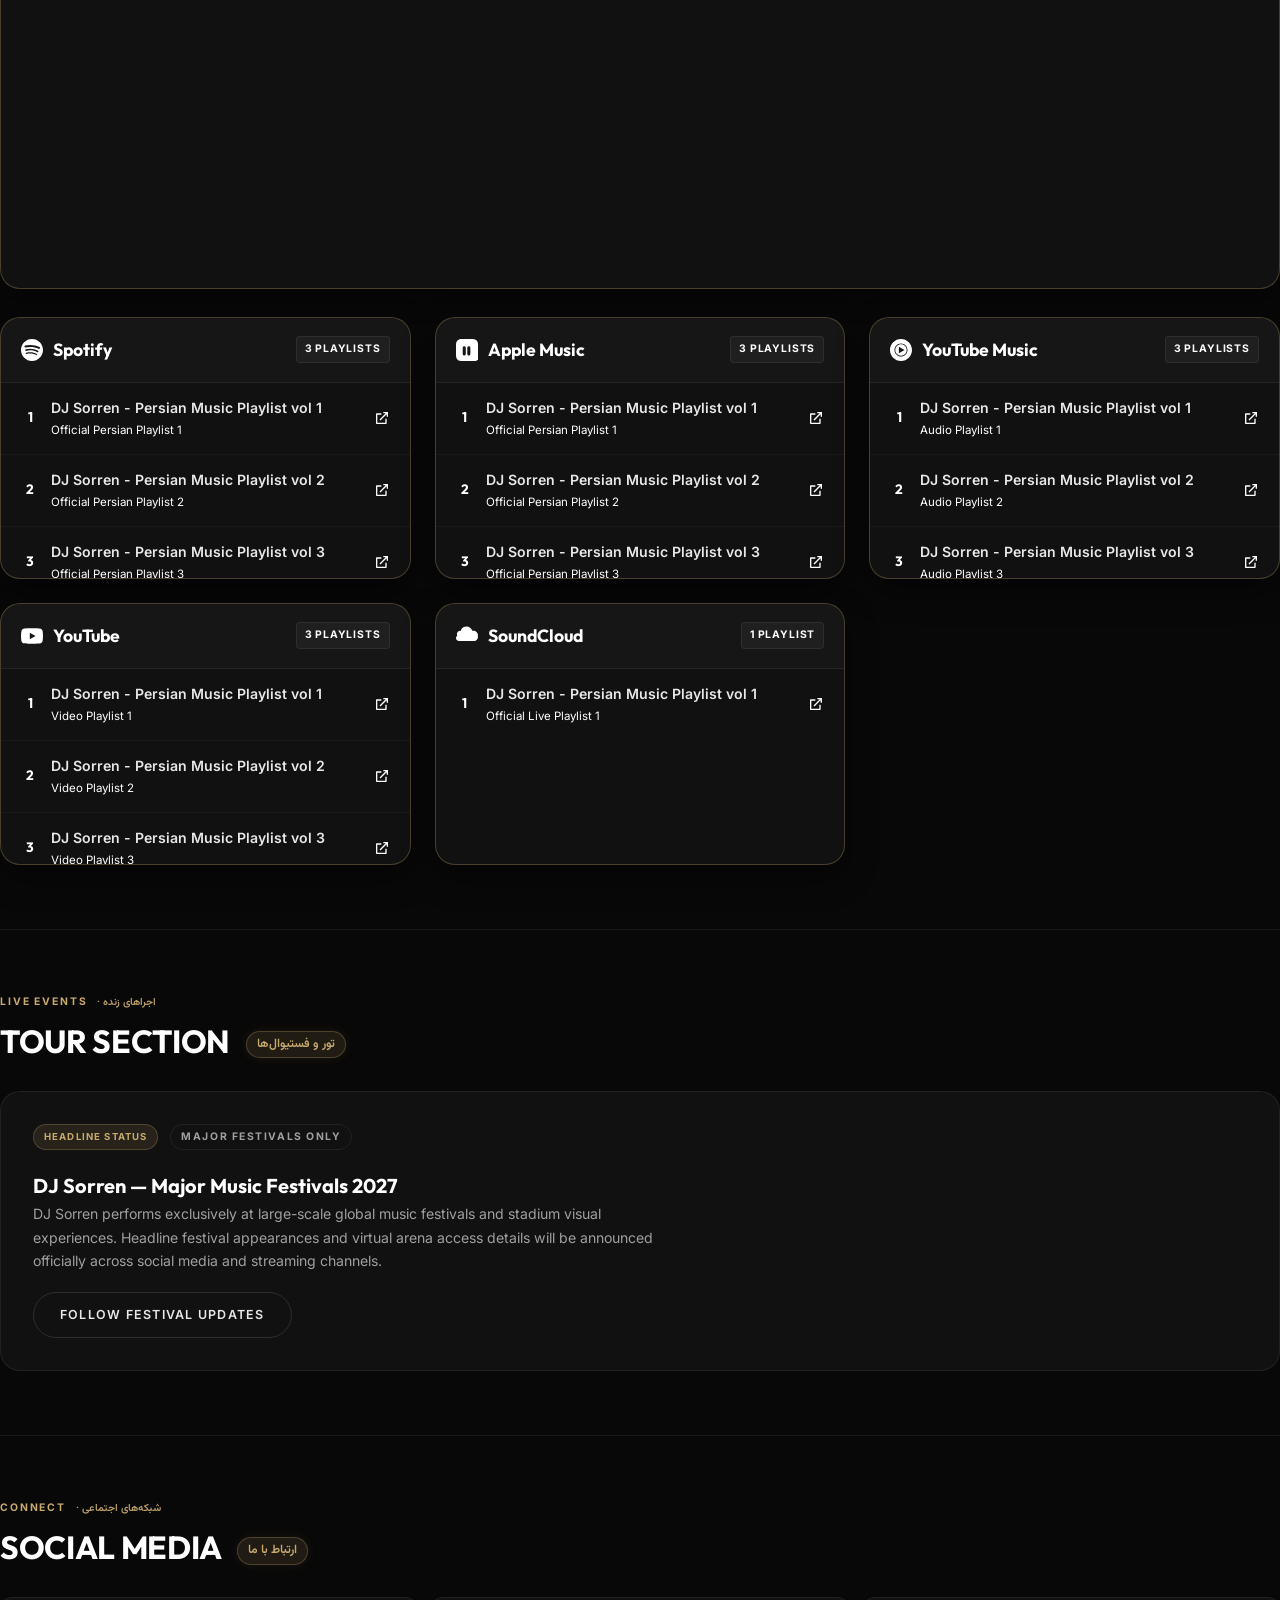
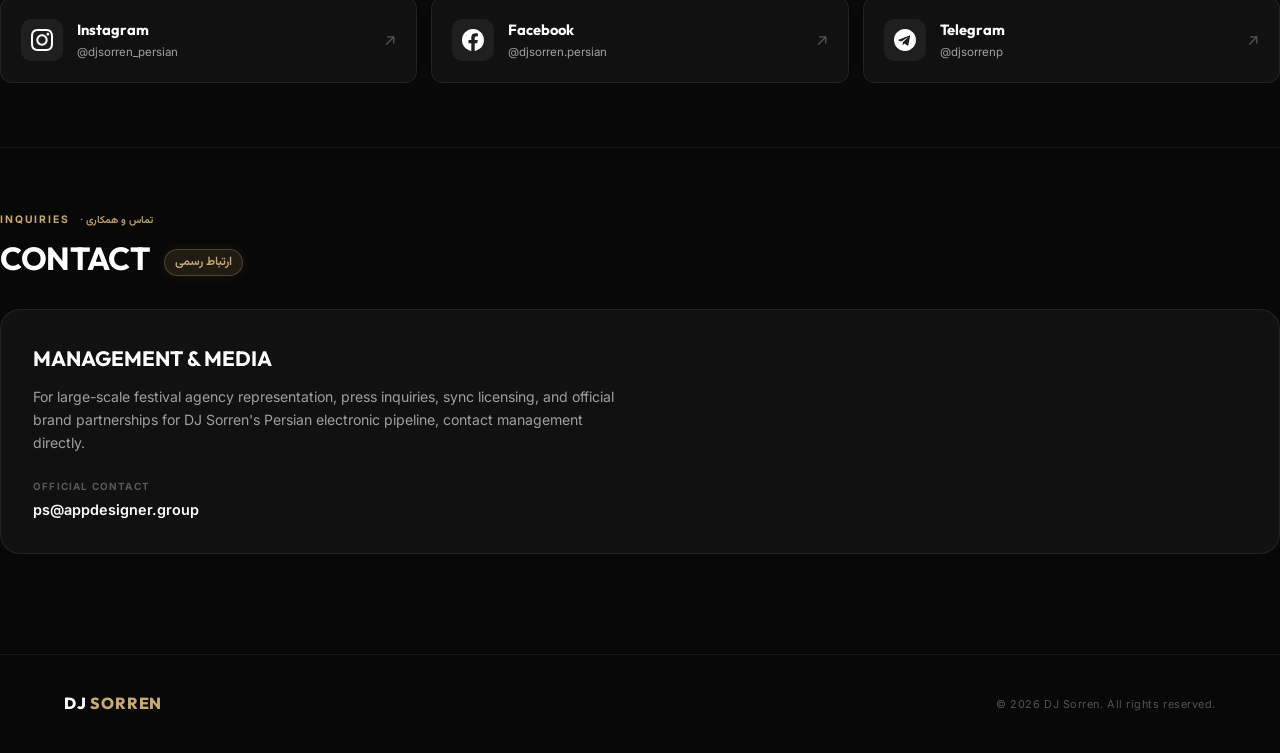
<file: persian.html>
<!DOCTYPE html>
<html lang="en">

<head>
    <meta charset="UTF-8">
    <meta name="viewport" content="width=device-width, initial-scale=1.0">

    <title>DJ Sorren — Persian Music | Modern Persian Electronic Dance</title>
    <meta name="description"
        content="Explore DJ Sorren's Persian Music pipeline — modern Persian electronic dance music synthesizing modern Persian dance melodies with high-energy electronic beats. 100% original compositions. Stream on Spotify, Apple Music &amp; YouTube.">
    <meta name="keywords"
        content="DJ Sorren, DJ Sorren Persian music, Persian electronic music, Persian dance music, modern Persian music, موزیک ایرانی, AI music artist, original Persian music, Persian EDM, Persian pop dance">
    <meta name="author" content="DJ Sorren">
    <meta name="robots" content="index, follow">
    <link rel="canonical" href="https://djsorren.com/persian.html">
    <link rel="icon" href="/favicon.ico" type="image/x-icon">
    <link rel="icon" href="/favicon-32x32.png" sizes="32x32" type="image/png">
    <link rel="icon" href="/favicon-16x16.png" sizes="16x16" type="image/png">
    <link rel="apple-touch-icon" href="/apple-touch-icon.png">
    <link rel="manifest" href="/site.webmanifest">

    <!-- Open Graph -->
    <meta property="og:type" content="music.playlist">
    <meta property="og:url" content="https://djsorren.com/persian.html">
    <meta property="og:title" content="DJ Sorren — Persian Music | Modern Persian Electronic Dance">
    <meta property="og:description"
        content="Modern Persian electronic dance music by DJ Sorren — modern Persian dance grooves fused with high-energy electronic production. Stream on all major platforms.">
    <meta property="og:image" content="https://djsorren.com/assets/images/persian_artwork.png">
    <meta property="og:site_name" content="DJ Sorren">
    <meta property="og:locale" content="en_US">

    <!-- Twitter Card -->
    <meta name="twitter:card" content="summary_large_image">
    <meta name="twitter:site" content="@djsorren">
    <meta name="twitter:title" content="DJ Sorren — Persian Music">
    <meta name="twitter:description"
        content="Modern Persian electronic dance music — modern Persian dance sound meets high-energy beats.">
    <meta name="twitter:image" content="https://djsorren.com/assets/images/persian_artwork.png">

    <!-- Schema.org Structured Data -->
    <script type="application/ld+json">
  {
    "@context": "https://schema.org",
    "@type": "MusicPlaylist",
    "name": "DJ Sorren — Persian Music Pipeline",
    "numTracks": 3,
    "genre": ["Persian Electronic Dance", "Persian Pop", "Electronic Dance Music"],
    "author": {
      "@type": "MusicGroup",
      "name": "DJ Sorren",
      "url": "https://djsorren.com",
      "sameAs": [
        "https://www.instagram.com/djsorren_persian",
        "https://t.me/djsorrenp",
        "https://www.facebook.com/djsorren.persian"
      ]
    },
    "track": [
      {
        "@type": "MusicRecording",
        "name": "آوای وصال (Avaye Vesal)",
        "byArtist": { "@type": "MusicGroup", "name": "DJ Sorren" },
        "datePublished": "2026-09-21"
      },
      {
        "@type": "MusicRecording",
        "name": "جام ساقی (Jame Saaghi)",
        "byArtist": { "@type": "MusicGroup", "name": "DJ Sorren" },
        "datePublished": "2026-09-23"
      },
      {
        "@type": "MusicRecording",
        "name": "رخ مهتاب (Rokhe Mahtab)",
        "byArtist": { "@type": "MusicGroup", "name": "DJ Sorren" },
        "datePublished": "2026-09-25"
      }
    ]
  }
  </script>

    <link rel="preconnect" href="https://fonts.googleapis.com">
    <link rel="preconnect" href="https://fonts.gstatic.com" crossorigin>
    <link href="https://fonts.googleapis.com/css2?family=Vazirmatn:wght@400;500;600;700;800&display=swap" rel="stylesheet">
    <link rel="stylesheet" href="css/style.css?v=2">
    <link rel="stylesheet" href="css/pipeline.css?v=3">

    <style>
        /* Embedded Farsi Card & Badge Styles (Bypasses Browser/CDN CSS Caching) */
        .farsi-title-badge {
            display: inline-flex;
            align-items: center;
            font-family: 'Vazirmatn', -apple-system, BlinkMacSystemFont, 'Segoe UI', Tahoma, sans-serif;
            font-size: 0.76rem;
            font-weight: 600;
            letter-spacing: 0;
            text-transform: none;
            color: var(--persian-color, #c8a96e);
            background: rgba(200, 169, 110, 0.12);
            border: 1px solid rgba(200, 169, 110, 0.28);
            padding: 3px 10px;
            border-radius: 999px;
            margin-left: 10px;
            vertical-align: middle;
            box-shadow: 0 0 12px rgba(200, 169, 110, 0.1);
        }

        .section-eyebrow .farsi-eyebrow {
            font-family: 'Vazirmatn', -apple-system, BlinkMacSystemFont, 'Segoe UI', Tahoma, sans-serif;
            letter-spacing: 0;
            text-transform: none;
            font-weight: 600;
            opacity: 0.95;
            margin-left: 6px;
        }

        .about-farsi-card {
            margin-top: 20px;
            padding: 18px 22px;
            background: linear-gradient(135deg, rgba(200, 169, 110, 0.09) 0%, rgba(17, 17, 17, 0.8) 100%) !important;
            border: 1px solid rgba(200, 169, 110, 0.25) !important;
            border-right: 3px solid var(--persian-color, #c8a96e) !important;
            border-radius: var(--radius-md, 12px) !important;
            position: relative;
            overflow: hidden;
            display: block;
        }

        .about-farsi-card::before {
            content: '';
            position: absolute;
            top: 0;
            right: 0;
            width: 80px;
            height: 100%;
            background: radial-gradient(circle at top right, rgba(200, 169, 110, 0.15), transparent 70%);
            pointer-events: none;
        }

        .about-farsi-card-header {
            display: flex;
            align-items: center;
            gap: 10px;
            margin-bottom: 10px;
            direction: rtl;
            text-align: right;
        }

        .about-farsi-pill {
            display: inline-flex;
            align-items: center;
            font-family: 'Vazirmatn', -apple-system, BlinkMacSystemFont, 'Segoe UI', Tahoma, sans-serif;
            font-size: 0.72rem;
            font-weight: 700;
            color: #111;
            background: var(--persian-color, #c8a96e);
            padding: 2px 8px;
            border-radius: 4px;
        }

        .about-farsi-card-title {
            font-family: 'Vazirmatn', -apple-system, BlinkMacSystemFont, 'Segoe UI', Tahoma, sans-serif;
            font-size: 0.95rem;
            font-weight: 700;
            color: var(--white, #ffffff);
        }

        .about-farsi-desc {
            font-family: 'Vazirmatn', -apple-system, BlinkMacSystemFont, 'Segoe UI', Tahoma, sans-serif;
            font-size: 0.94rem;
            line-height: 1.85;
            color: rgba(255, 255, 255, 0.9);
            direction: rtl;
            text-align: right;
            margin: 0;
        }

        .about-farsi-desc strong {
            color: var(--persian-color, #c8a96e);
            font-weight: 700;
        }

        .stat-farsi {
            display: block;
            font-family: 'Vazirmatn', -apple-system, BlinkMacSystemFont, 'Segoe UI', Tahoma, sans-serif;
            font-size: 0.72rem;
            color: var(--persian-color, #c8a96e);
            margin-top: 3px;
            font-weight: 500;
        }
    </style>
</head>

<body class="pipeline-body pipeline-persian">

    <!-- ── Navigation Header ───────────────────────── -->
    <header class="pipeline-nav-header" id="pipeline-nav">
        <div class="container pipeline-nav-inner">
            <a href="index.html" class="nav-brand-group" aria-label="DJ Sorren Home">
                <img src="assets/images/dj_sorren_persian_logo.png" alt="DJ Sorren Persian Logo" class="nav-brand-logo">
                <span class="nav-brand-text">DJ SORREN <span class="nav-pipeline-tag persian">Persian</span></span>
            </a>

            <nav class="pipeline-section-menu" aria-label="Page sections navigation">
                <a href="#about" class="section-menu-link">About</a>
                <a href="#listen" class="section-menu-link">Listen</a>
                <a href="#tour" class="section-menu-link">Tour</a>
                <a href="#social" class="section-menu-link">Social</a>
                <a href="#contact" class="section-menu-link">Contact</a>
            </nav>
        </div>
    </header>

    <main>
        <!-- ── 1. HERO HEADER ──────────────────────────── -->
        <section class="pipeline-hero" id="hero" aria-label="Persian Music Hero">
            <div class="pipeline-hero-bg persian-bg" aria-hidden="true"></div>
            <div class="pipeline-hero-noise" aria-hidden="true"></div>

            <div class="container pipeline-hero-inner">
                <div class="pipeline-hero-brand">
                    <img src="assets/images/dj_sorren_persian_logo.png" alt="DJ Sorren Persian Logo"
                        class="pipeline-hero-logo">
                </div>
                <div class="pipeline-meta">
                    <span class="pipeline-dot persian"></span>
                    <span class="pipeline-meta-label">موزیک ایرانی · Persian Music Pipeline</span>
                </div>
                <h1 class="pipeline-hero-title">Persian <span class="title-dim">Music</span></h1>
                <p class="pipeline-hero-desc">Modern Persian electronic dance music with authentic Tehrani character —
                    fusing traditional acoustic folk instruments with cutting-edge sub-bass production.</p>

                <div class="pipeline-hero-actions">
                    <a href="#listen" class="btn-primary">Listen Now ↓</a>
                    <a href="#about" class="btn-ghost">Explore Sound</a>
                </div>
            </div>
        </section>

        <!-- ── 2. ABOUT SECTION ───────────────────────── -->
        <section class="pipeline-section container" id="about" aria-label="About Persian Pipeline">
            <div class="section-header">
                <span class="section-eyebrow persian">Pipeline Identity <span class="farsi-eyebrow">· هویت موسیقی</span></span>
                <h2 class="section-title">About Persian Electronic <span class="farsi-title-badge">درباره موسیقی</span></h2>
            </div>

            <div class="about-container">
                <div class="about-text-card">
                    <h3>Modern, Energy &amp; Agentic AI Technology</h3>
                    <p>DJ Sorren is an AI music artist exploring new creative frontiers at the intersection of music
                        artistry
                        and AI technology. Rooted in Persian cultural resonance, I harness agentic AI pipelines to
                        synthesize
                        modern Persian melodies with captivating dance energy and punchy electronic grooves.</p>
                    <p><strong>100% Original Music:</strong> I create original music only — zero covers, zero
                        borrowed sample loops, and zero pre-made templates.</p>

                    <div class="about-farsi-card" dir="rtl">
                        <div class="about-farsi-card-header">
                            <span class="about-farsi-pill">مدرن و نوآورانه</span>
                            <span class="about-farsi-card-title">موسیقی الکترونیک ایرانی</span>
                        </div>
                        <p class="about-farsi-desc">
                            <strong>دی‌جی سورن (DJ Sorren)</strong> با تلفیق ملودی‌های مدرن و ریتم‌های شاد ایرانی با بیس‌های سنگین الکترونیک و فناوری هوش مصنوعی ایجنتیک، قطعاتی کاملاً اورجینال، پرانرژی و منحصربه‌فرد برای کلاب و استیج خلق می‌کند.
                        </p>
                    </div>
                </div>

                <div class="about-stats-row">
                    <div class="stat-box">
                        <span class="stat-num">Melodic</span>
                        <span class="stat-label">Persian Dance Sound <span class="stat-farsi">موسیقی رقص ایرانی</span></span>
                    </div>
                    <div class="stat-box">
                        <span class="stat-num">100%</span>
                        <span class="stat-label">Original Music Only <span class="stat-farsi">کاملاً اورجینال</span></span>
                    </div>
                    <div class="stat-box">
                        <span class="stat-num">Agentic</span>
                        <span class="stat-label">AI Music Pipeline <span class="stat-farsi">هوش مصنوعی ایجنتیک</span></span>
                    </div>
                    <div class="stat-box">
                        <span class="stat-num">Global</span>
                        <span class="stat-label">Persian Dance Community <span class="stat-farsi">جامعه جهانی شنوندگان</span></span>
                    </div>
                </div>
            </div>
        </section>

        <!-- ── 3. LISTEN SECTION ──────────────────────── -->
        <section class="pipeline-section container" id="listen" aria-label="Listen &amp; Streaming Platforms">
            <div class="section-header">
                <span class="section-eyebrow persian">Live Playlist &amp; Streaming <span class="farsi-eyebrow">· پخش زنده و استریم</span></span>
                <h2 class="section-title">Listen Section <span class="farsi-title-badge">شنیدن موزیک</span></h2>
            </div>

            <!-- Live SoundCloud Player (top of Listen) -->
            <div id="persian-live-player"></div>

            <!-- Pipeline Specific Streaming Playlists Hub -->
            <div id="persian-platform-hub" class="platform-playlists-hub"></div>
        </section>

        <!-- ── 4. TOUR SECTION ────────────────────────── -->
        <section class="pipeline-section container" id="tour" aria-label="Tour Dates">
            <div class="section-header">
                <span class="section-eyebrow persian">Live Events <span class="farsi-eyebrow">· اجراهای زنده</span></span>
                <h2 class="section-title">Tour Section <span class="farsi-title-badge">تور و فستیوال‌ها</span></h2>
            </div>

            <div class="tour-card">
                <div class="tour-header-wrap">
                    <span class="badge badge-persian">Headline Status</span>
                    <span class="tour-status-pill">Major Festivals Only</span>
                </div>
                <div class="tour-content">
                    <h3 class="tour-title">DJ Sorren — Major Music Festivals 2027</h3>
                    <p class="tour-desc">DJ Sorren performs exclusively at large-scale global music festivals and
                        stadium visual experiences. Headline festival appearances and virtual arena access details will
                        be announced officially across social media and streaming channels.</p>
                </div>
                <div>
                    <a href="#social" class="btn-ghost">Follow Festival Updates</a>
                </div>
            </div>
        </section>

        <!-- ── 5. SOCIAL MEDIA SECTION ───────────────── -->
        <section class="pipeline-section container" id="social" aria-label="Social Media Links">
            <div class="section-header">
                <span class="section-eyebrow persian">Connect <span class="farsi-eyebrow">· شبکه‌های اجتماعی</span></span>
                <h2 class="section-title">Social Media <span class="farsi-title-badge">ارتباط با ما</span></h2>
            </div>

            <div class="social-grid" id="persian-social-grid">
                <a href="https://www.instagram.com/djsorren_persian?igsh=MTRtNDJkMjVud3lkMg%3D%3D&utm_source=qr"
                    target="_blank" rel="noopener" class="social-card">
                    <div class="social-icon-bg">
                        <svg viewBox="0 0 24 24" width="22" height="22" fill="currentColor">
                            <path
                                d="M12 2.163c3.204 0 3.584.012 4.85.07 3.252.148 4.771 1.691 4.919 4.919.058 1.265.069 1.645.069 4.849 0 3.205-.012 3.584-.069 4.849-.149 3.225-1.664 4.771-4.919 4.919-1.266.058-1.644.07-4.85.07-3.204 0-3.584-.012-4.849-.07-3.26-.149-4.771-1.699-4.919-4.92-.058-1.265-.07-1.644-.07-4.849 0-3.204.013-3.583.07-4.849.149-3.227 1.664-4.771 4.919-4.919 1.266-.057 1.645-.069 4.849-.069zm0-2.163c-3.259 0-3.667.014-4.947.072-4.358.2-6.78 2.618-6.98 6.98-.059 1.281-.073 1.689-.073 4.948 0 3.259.014 3.668.072 4.948.2 4.358 2.618 6.78 6.98 6.98 1.281.058 1.689.072 4.948.072 3.259 0 3.668-.014 4.948-.072 4.354-.2 6.782-2.618 6.979-6.98.059-1.28.073-1.689.073-4.948 0-3.259-.014-3.667-.072-4.947-.196-4.354-2.617-6.78-6.979-6.98-1.281-.059-1.69-.073-4.949-.073zm0 5.838c-3.403 0-6.162 2.759-6.162 6.162s2.759 6.163 6.162 6.163 6.162-2.759 6.162-6.163c0-3.403-2.759-6.162-6.162-6.162zm0 10.162c-2.209 0-4-1.79-4-4 0-2.209 1.791-4 4-4s4 1.791 4 4c0 2.21-1.791 4-4 4zm6.406-11.845c-.796 0-1.441.645-1.441 1.44s.645 1.44 1.441 1.44c.795 0 1.439-.645 1.439-1.44s-.644-1.44-1.439-1.44z" />
                        </svg>
                    </div>
                    <div class="social-meta">
                        <span class="social-name">Instagram</span>
                        <span class="social-handle">@djsorren_persian</span>
                    </div>
                    <span class="social-arrow">↗</span>
                </a>

                <a href="https://www.facebook.com/djsorren.persian" target="_blank" rel="noopener" class="social-card">
                    <div class="social-icon-bg">
                        <svg viewBox="0 0 24 24" width="22" height="22" fill="currentColor">
                            <path
                                d="M24 12.073c0-6.627-5.373-12-12-12s-12 5.373-12 12c0 5.99 4.388 10.954 10.125 11.854v-8.385H7.078v-3.47h3.047V9.43c0-3.007 1.792-4.669 4.533-4.669 1.312 0 2.686.235 2.686.235v2.953H15.83c-1.491 0-1.956.925-1.956 1.874v2.25h3.328l-.532 3.47h-2.796v8.385C19.612 23.027 24 18.062 24 12.073z" />
                        </svg>
                    </div>
                    <div class="social-meta">
                        <span class="social-name">Facebook</span>
                        <span class="social-handle">@djsorren.persian</span>
                    </div>
                    <span class="social-arrow">↗</span>
                </a>

                <a href="https://t.me/djsorrenp" target="_blank" rel="noopener" class="social-card">
                    <div class="social-icon-bg">
                        <svg viewBox="0 0 24 24" width="22" height="22" fill="currentColor">
                            <path
                                d="M12 0C5.37 0 0 5.37 0 12s5.37 12 12 12 12-5.37 12-12S18.63 0 12 0zm5.56 8.16l-1.97 9.28c-.15.67-.54.83-1.1.52l-3.02-2.23-1.46 1.4c-.16.16-.3.3-.61.3l.22-3.09 5.62-5.07c.24-.22-.05-.34-.37-.13l-6.95 4.37-2.99-.93c-.65-.2-.66-.65.14-.97l11.7-4.51c.54-.2 1.02.12.83.97z" />
                        </svg>
                    </div>
                    <div class="social-meta">
                        <span class="social-name">Telegram</span>
                        <span class="social-handle">@djsorrenp</span>
                    </div>
                    <span class="social-arrow">↗</span>
                </a>
            </div>
        </section>

        <!-- ── 6. CONTACT SECTION ──────────────────────── -->
        <section class="pipeline-section container" id="contact" aria-label="Management &amp; Media Inquiries">
            <div class="section-header">
                <span class="section-eyebrow persian">Inquiries <span class="farsi-eyebrow">· تماس و همکاری</span></span>
                <h2 class="section-title">Contact <span class="farsi-title-badge">ارتباط رسمی</span></h2>
            </div>

            <div class="contact-card">
                <div class="contact-info">
                    <h3>Management &amp; Media</h3>
                    <p>For large-scale festival agency representation, press inquiries, sync licensing, and official
                        brand partnerships for DJ Sorren's Persian electronic pipeline, contact management directly.</p>

                    <div class="contact-details">
                        <div class="contact-item">
                            <span class="contact-label">Official Contact</span>
                            <a href="mailto:ps@appdesigner.group" class="contact-value">ps@appdesigner.group</a>
                        </div>
                    </div>
                </div>


            </div>
        </section>
    </main>

    <!-- ── Footer ────────────────────────────────── -->
    <footer class="pipeline-footer">
        <div class="container pipeline-footer-inner">
            <a href="index.html" class="footer-logo">DJ <span>Sorren</span></a>
            <p class="footer-copy">© <span id="footer-year"></span> DJ Sorren. All rights reserved.</p>
        </div>
    </footer>

    <script src="js/data.js?v=3"></script>
    <script src="js/components.js"></script>
    <script src="js/main.js"></script>
    <script src="js/pipeline.js"></script>
    <script>
        injectModal();

        document.addEventListener('DOMContentLoaded', () => {
            document.getElementById('footer-year').textContent = new Date().getFullYear();
            renderPipelinePage('persian');
        });
    </script>
</body>

</html>
</file>
<file: css/style.css>
/* ─────────────────────────────────────────────
   DJ SORREN — Global Stylesheet
   Mobile-first, dark, premium, minimal
───────────────────────────────────────────── */

@import url('https://fonts.googleapis.com/css2?family=Inter:wght@300;400;500;600;700&family=Outfit:wght@300;400;500;600;700;800;900&display=swap');

/* ── Reset & Base ──────────────────────────── */
*,
*::before,
*::after {
  box-sizing: border-box;
  margin: 0;
  padding: 0;
}

:root {
  --black: #080808;
  --black-soft: #0e0e0e;
  --black-card: #111111;
  --black-hover: #181818;
  --border: rgba(255, 255, 255, 0.07);
  --border-mid: rgba(255, 255, 255, 0.12);

  --white: #ffffff;
  --white-90: rgba(255, 255, 255, 0.9);
  --white-60: rgba(255, 255, 255, 0.6);
  --white-30: rgba(255, 255, 255, 0.3);
  --white-10: rgba(255, 255, 255, 0.1);
  --white-06: rgba(255, 255, 255, 0.06);

  /* Accent: restrained warm amber — Persian warmth meets electronic cool */
  --accent: #c8a96e;
  --accent-dim: rgba(200, 169, 110, 0.15);
  --accent-glow: rgba(200, 169, 110, 0.08);

  /* Category colors */
  --persian-color: #c8a96e;
  --house-color: #7eb8d4;

  --font-display: 'Outfit', system-ui, sans-serif;
  --font-body: 'Inter', system-ui, sans-serif;

  --radius-sm: 6px;
  --radius-md: 12px;
  --radius-lg: 20px;
  --radius-xl: 32px;

  --transition: 0.25s cubic-bezier(0.4, 0, 0.2, 1);
  --transition-slow: 0.5s cubic-bezier(0.4, 0, 0.2, 1);

  --nav-h: 68px;
}

html {
  font-size: 16px;
  scroll-behavior: smooth;
  -webkit-text-size-adjust: 100%;
  -webkit-tap-highlight-color: transparent;
}

body {
  font-family: var(--font-body);
  background-color: var(--black);
  color: var(--white);
  -webkit-font-smoothing: antialiased;
  -moz-osx-font-smoothing: grayscale;
  overflow-x: hidden;
  line-height: 1.6;
  min-height: 100vh;
}

img,
video,
svg {
  max-width: 100%;
  height: auto;
}

img {
  display: block;
  max-width: 100%;
}

a {
  color: inherit;
  text-decoration: none;
}

button {
  font-family: inherit;
  cursor: pointer;
  border: none;
  background: none;
}

ul,
ol {
  list-style: none;
}

svg {
  display: block;
}

/* ── Typography ────────────────────────────── */
.display-hero {
  font-family: var(--font-display);
  font-size: clamp(3.5rem, 12vw, 10rem);
  font-weight: 800;
  line-height: 0.9;
  letter-spacing: -0.03em;
  text-transform: uppercase;
}

.display-lg {
  font-family: var(--font-display);
  font-size: clamp(2.5rem, 7vw, 5.5rem);
  font-weight: 800;
  line-height: 1;
  letter-spacing: -0.02em;
  text-transform: uppercase;
}

.display-md {
  font-family: var(--font-display);
  font-size: clamp(1.8rem, 5vw, 3.5rem);
  font-weight: 700;
  line-height: 1.05;
  letter-spacing: -0.015em;
  text-transform: uppercase;
}

.display-sm {
  font-family: var(--font-display);
  font-size: clamp(1.2rem, 3vw, 2rem);
  font-weight: 700;
  letter-spacing: -0.01em;
  text-transform: uppercase;
}

.label {
  font-family: var(--font-body);
  font-size: 0.65rem;
  font-weight: 600;
  letter-spacing: 0.14em;
  text-transform: uppercase;
  color: var(--white-60);
}

.body-lg {
  font-size: 1.05rem;
  line-height: 1.7;
  color: var(--white-60);
}

.body-sm {
  font-size: 0.875rem;
  line-height: 1.6;
  color: var(--white-60);
}

/* ── Layout ────────────────────────────────── */
.container {
  width: 100%;
  max-width: 1320px;
  margin: 0 auto;
  padding: 0 24px;
}

@media (min-width: 768px) {
  .container {
    padding: 0 48px;
  }
}

@media (min-width: 1200px) {
  .container {
    padding: 0 64px;
  }
}

/* ── Navigation ────────────────────────────── */
#site-nav {
  position: fixed;
  top: 0;
  left: 0;
  right: 0;
  z-index: 100;
  height: var(--nav-h);
  display: flex;
  align-items: center;
  transition: background var(--transition), border-color var(--transition);
  background: transparent;
}

#site-nav.scrolled {
  background: rgba(8, 8, 8, 0.92);
  backdrop-filter: blur(20px);
  -webkit-backdrop-filter: blur(20px);
  border-bottom: 1px solid var(--border);
}

.nav-inner {
  display: flex;
  align-items: center;
  justify-content: space-between;
  height: 100%;
  width: 100%;
}

.nav-logo {
  font-family: var(--font-display);
  font-size: 1.15rem;
  font-weight: 800;
  letter-spacing: 0.05em;
  text-transform: uppercase;
}

.nav-logo span {
  color: var(--accent);
}

.nav-links {
  display: none;
  gap: 36px;
  align-items: center;
}

@media (min-width: 900px) {
  .nav-links {
    display: flex;
  }
}

.nav-links a {
  font-size: 0.75rem;
  font-weight: 500;
  letter-spacing: 0.1em;
  text-transform: uppercase;
  color: var(--white-60);
  transition: color var(--transition);
}

.nav-links a:hover,
.nav-links a.active {
  color: var(--white);
}

.nav-right {
  display: flex;
  align-items: center;
  gap: 16px;
}

.btn-listen {
  display: inline-flex;
  align-items: center;
  gap: 8px;
  padding: 9px 22px;
  border-radius: 100px;
  background: var(--white);
  color: var(--black);
  font-size: 0.72rem;
  font-weight: 700;
  letter-spacing: 0.1em;
  text-transform: uppercase;
  transition: background var(--transition), transform var(--transition);
}

.btn-listen:hover {
  background: var(--accent);
  transform: translateY(-1px);
}

/* Mobile menu toggle */
.nav-hamburger {
  width: 36px;
  height: 36px;
  display: flex;
  flex-direction: column;
  justify-content: center;
  gap: 5px;
  cursor: pointer;
  padding: 4px;
}

@media (min-width: 900px) {
  .nav-hamburger {
    display: none;
  }
}

.nav-hamburger span {
  display: block;
  height: 1.5px;
  background: var(--white);
  transition: var(--transition);
  transform-origin: center;
}

.nav-hamburger.open span:nth-child(1) {
  transform: translateY(6.5px) rotate(45deg);
}

.nav-hamburger.open span:nth-child(2) {
  opacity: 0;
}

.nav-hamburger.open span:nth-child(3) {
  transform: translateY(-6.5px) rotate(-45deg);
}

/* Mobile nav panel */
.nav-mobile {
  display: none;
  position: fixed;
  top: var(--nav-h);
  left: 0;
  right: 0;
  bottom: 0;
  background: rgba(8, 8, 8, 0.97);
  backdrop-filter: blur(20px);
  z-index: 99;
  flex-direction: column;
  justify-content: center;
  align-items: center;
  gap: 36px;
  padding: 48px 24px;
}

.nav-mobile.open {
  display: flex;
}

.nav-mobile a {
  font-family: var(--font-display);
  font-size: 2.5rem;
  font-weight: 700;
  letter-spacing: -0.01em;
  text-transform: uppercase;
  color: var(--white-60);
  transition: color var(--transition);
}

.nav-mobile a:hover {
  color: var(--white);
}

/* ── Buttons ───────────────────────────────── */
.btn-primary {
  display: inline-flex;
  align-items: center;
  gap: 8px;
  padding: 14px 30px;
  border-radius: 100px;
  background: var(--white);
  color: var(--black);
  font-size: 0.78rem;
  font-weight: 700;
  letter-spacing: 0.1em;
  text-transform: uppercase;
  transition: background var(--transition), transform var(--transition), box-shadow var(--transition);
}

.btn-primary:hover {
  background: var(--accent);
  transform: translateY(-2px);
  box-shadow: 0 8px 32px rgba(200, 169, 110, 0.25);
}

.btn-ghost {
  display: inline-flex;
  align-items: center;
  gap: 8px;
  padding: 12px 26px;
  border-radius: 100px;
  border: 1px solid var(--border-mid);
  background: transparent;
  color: var(--white-90);
  font-size: 0.78rem;
  font-weight: 600;
  letter-spacing: 0.1em;
  text-transform: uppercase;
  transition: border-color var(--transition), background var(--transition), transform var(--transition);
}

.btn-ghost:hover {
  border-color: var(--white-30);
  background: var(--white-06);
  transform: translateY(-1px);
}

.btn-link {
  display: inline-flex;
  align-items: center;
  gap: 6px;
  color: var(--white-60);
  font-size: 0.78rem;
  font-weight: 600;
  letter-spacing: 0.1em;
  text-transform: uppercase;
  transition: color var(--transition), gap var(--transition);
}

.btn-link:hover {
  color: var(--white);
  gap: 10px;
}

/* ── Category badges ───────────────────────── */
.badge {
  display: inline-flex;
  align-items: center;
  padding: 4px 10px;
  border-radius: 100px;
  font-size: 0.6rem;
  font-weight: 700;
  letter-spacing: 0.12em;
  text-transform: uppercase;
}

.badge-persian {
  background: rgba(200, 169, 110, 0.12);
  color: var(--persian-color);
  border: 1px solid rgba(200, 169, 110, 0.25);
}

.badge-house {
  background: rgba(126, 184, 212, 0.12);
  color: var(--house-color);
  border: 1px solid rgba(126, 184, 212, 0.25);
}

/* ── Section Headers ───────────────────────── */
.section-header {
  display: flex;
  flex-direction: column;
  align-items: flex-start;
  justify-content: flex-start;
  margin-bottom: 28px;
  gap: 4px;
  text-align: left;
}

.section-header h2 {
  font-family: var(--font-display);
  font-weight: 700;
  font-size: clamp(1.4rem, 3vw, 2rem);
  text-transform: uppercase;
  letter-spacing: -0.01em;
  text-align: left;
}

/* ── Release Card ──────────────────────────── */
.release-card {
  position: relative;
  background: var(--black-card);
  border: 1px solid var(--border);
  border-radius: var(--radius-lg);
  overflow: hidden;
  transition: border-color var(--transition), transform var(--transition);
  cursor: pointer;
}

.release-card:hover {
  border-color: var(--border-mid);
  transform: translateY(-4px);
}

.release-card:hover .release-artwork img {
  transform: scale(1.04);
}

.release-artwork {
  aspect-ratio: 1;
  overflow: hidden;
  position: relative;
  background: #0a0a0a;
}

.release-artwork img {
  width: 100%;
  height: 100%;
  object-fit: cover;
  transition: transform 0.6s cubic-bezier(0.4, 0, 0.2, 1);
}

.release-artwork .play-overlay {
  position: absolute;
  inset: 0;
  display: flex;
  align-items: center;
  justify-content: center;
  opacity: 0;
  transition: opacity var(--transition);
  background: rgba(0, 0, 0, 0.45);
}

.release-card:hover .play-overlay {
  opacity: 1;
}

.play-btn-lg {
  width: 56px;
  height: 56px;
  border-radius: 50%;
  background: var(--white);
  display: flex;
  align-items: center;
  justify-content: center;
  transform: scale(0.85);
  transition: transform var(--transition), background var(--transition);
}

.release-card:hover .play-btn-lg {
  transform: scale(1);
}

.play-btn-lg:hover {
  background: var(--accent);
}

.play-btn-lg svg {
  width: 20px;
  height: 20px;
  fill: var(--black);
  margin-left: 3px;
}

.release-info {
  padding: 20px;
}

.release-info .badge {
  margin-bottom: 10px;
}

.release-title {
  font-family: var(--font-display);
  font-size: 1.05rem;
  font-weight: 700;
  line-height: 1.2;
  margin-bottom: 4px;
}

.release-title-latin {
  font-size: 0.78rem;
  color: var(--white-30);
  font-weight: 400;
  margin-bottom: 2px;
}

.release-artist {
  font-size: 0.78rem;
  color: var(--white-60);
  margin-bottom: 12px;
}

.release-date {
  font-size: 0.7rem;
  color: var(--white-30);
}

.release-actions {
  display: flex;
  gap: 8px;
  margin-top: 14px;
  flex-wrap: wrap;
}

.btn-sm {
  padding: 8px 16px;
  font-size: 0.68rem;
  font-weight: 700;
  letter-spacing: 0.09em;
  text-transform: uppercase;
  border-radius: 100px;
  transition: background var(--transition), border-color var(--transition), transform var(--transition);
}

.btn-sm.btn-primary {
  background: var(--white);
  color: var(--black);
}

.btn-sm.btn-primary:hover {
  background: var(--accent);
  transform: none;
}

.btn-sm.btn-ghost {
  border: 1px solid var(--border-mid);
  color: var(--white-90);
}

.btn-sm.btn-ghost:hover {
  border-color: var(--white-30);
  background: var(--white-06);
  transform: none;
}

/* ── Platform Modal ────────────────────────── */
.modal-overlay {
  position: fixed;
  inset: 0;
  background: rgba(0, 0, 0, 0.8);
  backdrop-filter: blur(8px);
  z-index: 200;
  display: flex;
  align-items: flex-end;
  justify-content: center;
  opacity: 0;
  pointer-events: none;
  transition: opacity var(--transition);
}

@media (min-width: 640px) {
  .modal-overlay {
    align-items: center;
  }
}

.modal-overlay.open {
  opacity: 1;
  pointer-events: all;
}

.modal-panel {
  width: 100%;
  max-width: 520px;
  background: var(--black-card);
  border: 1px solid var(--border-mid);
  border-radius: var(--radius-xl) var(--radius-xl) 0 0;
  padding: 32px 28px 40px;
  transform: translateY(32px);
  transition: transform var(--transition-slow);
}

@media (min-width: 640px) {
  .modal-panel {
    border-radius: var(--radius-xl);
    transform: translateY(16px) scale(0.96);
  }
}

.modal-overlay.open .modal-panel {
  transform: translateY(0) scale(1);
}

.modal-header {
  display: flex;
  align-items: flex-start;
  justify-content: space-between;
  margin-bottom: 28px;
  gap: 12px;
}

.modal-header-info .modal-title {
  font-family: var(--font-display);
  font-size: 1.3rem;
  font-weight: 700;
  margin-bottom: 4px;
}

.modal-header-info .modal-subtitle {
  font-size: 0.8rem;
  color: var(--white-60);
}

.modal-close {
  width: 36px;
  height: 36px;
  border-radius: 50%;
  border: 1px solid var(--border);
  display: flex;
  align-items: center;
  justify-content: center;
  flex-shrink: 0;
  margin-top: 2px;
  transition: border-color var(--transition), background var(--transition);
}

.modal-close:hover {
  border-color: var(--border-mid);
  background: var(--white-06);
}

.modal-close svg {
  width: 14px;
  height: 14px;
  fill: var(--white-60);
}

.platform-list {
  display: flex;
  flex-direction: column;
  gap: 8px;
}

.platform-link {
  display: flex;
  align-items: center;
  gap: 14px;
  padding: 14px 16px;
  border-radius: var(--radius-md);
  border: 1px solid var(--border);
  background: transparent;
  color: var(--white);
  font-size: 0.88rem;
  font-weight: 500;
  transition: border-color var(--transition), background var(--transition);
}

.platform-link:hover {
  border-color: var(--border-mid);
  background: var(--white-06);
}

.platform-icon {
  width: 36px;
  height: 36px;
  border-radius: 10px;
  background: var(--white-06);
  display: flex;
  align-items: center;
  justify-content: center;
  flex-shrink: 0;
}

.platform-icon svg {
  width: 18px;
  height: 18px;
  fill: var(--white);
}

.platform-label {
  flex: 1;
}

.platform-arrow {
  color: var(--white-30);
  font-size: 0.9rem;
}

.platform-empty {
  text-align: center;
  padding: 32px;
  color: var(--white-30);
  font-size: 0.875rem;
}

/* ── Scrollbar ─────────────────────────────── */
::-webkit-scrollbar {
  width: 4px;
}

::-webkit-scrollbar-track {
  background: var(--black);
}

::-webkit-scrollbar-thumb {
  background: var(--border-mid);
  border-radius: 2px;
}

/* ── Footer ────────────────────────────────── */
footer {
  border-top: 1px solid var(--border);
  padding: 48px 0;
  margin-top: 120px;
}

.footer-inner {
  display: flex;
  flex-direction: column;
  gap: 32px;
}

@media (min-width: 768px) {
  .footer-inner {
    flex-direction: row;
    align-items: center;
    justify-content: space-between;
    gap: 24px;
  }
}

.footer-logo {
  font-family: var(--font-display);
  font-size: 1.05rem;
  font-weight: 800;
  letter-spacing: 0.05em;
  text-transform: uppercase;
}

.footer-logo span {
  color: var(--accent);
}

.footer-links {
  display: flex;
  gap: 28px;
  flex-wrap: wrap;
}

.footer-links a {
  font-size: 0.72rem;
  font-weight: 500;
  letter-spacing: 0.1em;
  text-transform: uppercase;
  color: var(--white-30);
  transition: color var(--transition);
}

.footer-links a:hover {
  color: var(--white);
}

.footer-social {
  display: flex;
  gap: 16px;
}

.social-icon {
  width: 38px;
  height: 38px;
  border-radius: 50%;
  border: 1px solid var(--border);
  display: flex;
  align-items: center;
  justify-content: center;
  transition: border-color var(--transition), background var(--transition);
}

.social-icon:hover {
  border-color: var(--border-mid);
  background: var(--white-06);
}

.social-icon svg {
  width: 15px;
  height: 15px;
  fill: var(--white-60);
}

.footer-copy {
  font-size: 0.68rem;
  color: var(--white-30);
  letter-spacing: 0.05em;
}

/* ── Divider ───────────────────────────────── */
.divider {
  width: 100%;
  height: 1px;
  background: var(--border);
  margin: 80px 0;
}

/* ── Utility ───────────────────────────────── */
.text-accent {
  color: var(--accent);
}

.text-muted {
  color: var(--white-60);
}

.mt-16 {
  margin-top: 16px;
}

.mt-24 {
  margin-top: 24px;
}

.mt-48 {
  margin-top: 48px;
}

.section-gap {
  padding: 100px 0;
}

.section-gap-sm {
  padding: 64px 0;
}

.hidden {
  display: none !important;
}
</file>
<file: css/home.css>
/* ─────────────────────────────────────────────
   DJ SORREN — Home Page
   Static choice cards · 3D metallic title
   No layout shift / expansion on hover
───────────────────────────────────────────── */

/* ── Body ──────────────────────────────────── */
.home-body {
    overflow: hidden;
    height: 100svh;
    width: 100vw;
    display: flex;
    align-items: center;
    justify-content: center;
}

/* ── Full-screen atmospheric background ────── */
.home-bg {
    position: fixed;
    inset: 0;
    z-index: 0;
    overflow: hidden;
}

.home-bg img {
    width: 100%;
    height: 100%;
    object-fit: cover;
    object-position: center;
    opacity: 0.6;
}

.home-bg-overlay {
    position: absolute;
    inset: 0;
    background: radial-gradient(ellipse 80% 80% at 50% 50%,
            rgba(8, 8, 8, 0.2) 0%,
            rgba(8, 8, 8, 0.7) 60%,
            rgba(8, 8, 8, 0.95) 100%);
}

/* ── Main layout ───────────────────────────── */
.home-main {
    position: relative;
    z-index: 1;
    display: flex;
    flex-direction: column;
    align-items: center;
    justify-content: center;
    width: 100%;
    height: 100svh;
    padding: 24px;
    gap: 40px;
}

/* ── Artist header ─────────────────────────── */
.home-header {
    text-align: center;
    display: flex;
    flex-direction: column;
    align-items: center;
    gap: 12px;
}

.home-overline {
    display: inline-block;
    font-size: 0.6rem;
    font-weight: 700;
    letter-spacing: 0.28em;
    text-transform: uppercase;
    color: var(--accent);
    padding: 5px 14px;
    border: 1px solid rgba(200, 169, 110, 0.25);
    border-radius: 100px;
}

/* ── 3D metallic title ─────────────────────── */
.home-title {
    display: flex;
    flex-direction: row;
    align-items: center;
    justify-content: center;
    gap: 16px;
    line-height: 1;
    user-select: none;
    flex-wrap: wrap;
}

.title-dj {
    font-family: var(--font-display);
    font-size: clamp(3.2rem, 11vw, 9.5rem);
    font-weight: 900;
    letter-spacing: 0.02em;
    text-transform: uppercase;

    /* Metallic gold gradient — matches Sorren 3D title */
    background: linear-gradient(170deg,
            #ffffff 0%,
            #f4e8cc 15%,
            #c8a96e 35%,
            #e8d0a0 50%,
            #a07840 65%,
            #c8a96e 80%,
            #ffffff 100%);
    -webkit-background-clip: text;
    -webkit-text-fill-color: transparent;
    background-clip: text;

    /* Glow depth layers */
    filter:
        drop-shadow(0 2px 0 rgba(160, 120, 64, 0.6)) drop-shadow(0 0 50px rgba(200, 169, 110, 0.28));
}

.title-sorren {
    font-family: var(--font-display);
    font-size: clamp(3.2rem, 11vw, 9.5rem);
    font-weight: 900;
    letter-spacing: -0.04em;
    text-transform: uppercase;
    line-height: 0.88;

    /* Metallic gold gradient — creates 3D depth illusion */
    background: linear-gradient(170deg,
            #ffffff 0%,
            #f4e8cc 15%,
            #c8a96e 35%,
            #e8d0a0 50%,
            #a07840 65%,
            #c8a96e 80%,
            #ffffff 100%);
    -webkit-background-clip: text;
    -webkit-text-fill-color: transparent;
    background-clip: text;

    /* Glow depth layers */
    filter:
        drop-shadow(0 2px 0 rgba(160, 120, 64, 0.6)) drop-shadow(0 0 60px rgba(200, 169, 110, 0.28)) drop-shadow(0 0 120px rgba(200, 169, 110, 0.12));
}

.home-tagline {
    font-size: 0.72rem;
    font-weight: 400;
    letter-spacing: 0.2em;
    text-transform: uppercase;
    color: var(--white-30);
    margin-top: 4px;
}

/* ── Choice cards container ────────────────── */
.home-choices {
    display: flex;
    gap: 16px;
    align-items: stretch;
}

/* ── Individual choice card ────────────────── */
.choice-card {
    position: relative;
    width: 220px;
    border-radius: 24px;
    border: 1px solid rgba(255, 255, 255, 0.08);
    overflow: hidden;
    text-decoration: none;
    color: var(--white);
    display: flex;
    flex-direction: column;
    cursor: pointer;
    background: rgba(12, 12, 12, 0.6);
    backdrop-filter: blur(20px);

    /* Static — NO transform, NO size change */
    transition:
        border-color 0.35s ease,
        box-shadow 0.35s ease;
}

/* ── Card artwork (zooms inside, card stays still) */
.choice-art-wrap {
    position: relative;
    width: 100%;
    aspect-ratio: 1;
    overflow: hidden;
    flex-shrink: 0;
}

.choice-art {
    position: absolute;
    inset: 0;
    background-size: cover;
    background-position: center;
    transition: transform 0.7s cubic-bezier(0.4, 0, 0.2, 1),
        filter 0.5s ease;
    filter: brightness(0.55) saturate(0.8);
}

.persian-art {
    background-image: url('../assets/images/persian_artwork.png');
}

.house-art {
    background-image: url('../assets/images/house_artwork.png');
}

/* Colour iris overlay inside the artwork */
.choice-art-iris {
    position: absolute;
    inset: 0;
    opacity: 0;
    transition: opacity 0.5s ease;
}

.persian-iris {
    background: radial-gradient(ellipse at 30% 70%, rgba(200, 169, 110, 0.3) 0%, transparent 60%);
}

.house-iris {
    background: radial-gradient(ellipse at 70% 70%, rgba(126, 184, 212, 0.3) 0%, transparent 60%);
}

/* ── Card body ─────────────────────────────── */
.choice-body {
    position: relative;
    z-index: 2;
    padding: 20px 20px 22px;
    display: flex;
    flex-direction: column;
    gap: 6px;
}

.choice-pipeline-logo {
    height: 48px;
    width: auto;
    max-width: 140px;
    object-fit: contain;
    margin-bottom: 8px;
    filter: drop-shadow(0 4px 12px rgba(0, 0, 0, 0.6));
}

/* ── Pipeline chip ─────────────────────────── */
.choice-chip {
    display: inline-flex;
    align-items: center;
    gap: 7px;
    width: fit-content;
}

.chip-dot {
    width: 6px;
    height: 6px;
    border-radius: 50%;
    flex-shrink: 0;
}

.chip-dot.persian {
    background: var(--persian-color);
    box-shadow: 0 0 8px rgba(200, 169, 110, 0.8);
}

.chip-dot.house {
    background: var(--house-color);
    box-shadow: 0 0 8px rgba(126, 184, 212, 0.8);
}

.chip-text {
    font-size: 0.58rem;
    font-weight: 700;
    letter-spacing: 0.14em;
    text-transform: uppercase;
    color: var(--white-30);
}

/* ── Pipeline title inside card ────────────── */
.choice-name {
    font-family: var(--font-display);
    font-size: clamp(1.3rem, 3.5vw, 2rem);
    font-weight: 800;
    line-height: 1.05;
    letter-spacing: -0.02em;
    text-transform: uppercase;
    color: var(--white);
    margin-top: 4px;
}

.choice-desc {
    font-size: 0.7rem;
    color: var(--white-30);
    line-height: 1.6;
    font-weight: 400;
    margin-top: 2px;
}

/* ── Enter CTA ─────────────────────────────── */
.choice-cta {
    display: inline-flex;
    align-items: center;
    gap: 6px;
    margin-top: 12px;
    font-size: 0.65rem;
    font-weight: 700;
    letter-spacing: 0.12em;
    text-transform: uppercase;
    color: var(--white-30);
    transition: color 0.3s ease, gap 0.3s ease;
}

/* ── Ambient glow layer (behind card border) ─ */
.choice-glow {
    position: absolute;
    inset: -1px;
    border-radius: 24px;
    opacity: 0;
    transition: opacity 0.4s ease;
    pointer-events: none;
    z-index: -1;
}

.persian-glow {
    box-shadow: 0 0 0 1px rgba(200, 169, 110, 0.6), 0 0 60px rgba(200, 169, 110, 0.2);
}

.house-glow {
    box-shadow: 0 0 0 1px rgba(126, 184, 212, 0.6), 0 0 60px rgba(126, 184, 212, 0.2);
}

/* ── Hover states (STATIC — only glow, no movement) */
.choice-card.choice-persian:hover {
    border-color: rgba(200, 169, 110, 0.5);
    box-shadow:
        0 0 0 1px rgba(200, 169, 110, 0.3),
        0 20px 80px rgba(200, 169, 110, 0.18),
        0 0 120px rgba(200, 169, 110, 0.08);
}

.choice-card.choice-house:hover {
    border-color: rgba(126, 184, 212, 0.5);
    box-shadow:
        0 0 0 1px rgba(126, 184, 212, 0.3),
        0 20px 80px rgba(126, 184, 212, 0.18),
        0 0 120px rgba(126, 184, 212, 0.08);
}

.choice-card:hover .choice-art {
    transform: scale(1.06);
    filter: brightness(0.72) saturate(1.1);
}

.choice-card:hover .choice-art-iris {
    opacity: 1;
}

.choice-card.choice-persian:hover .choice-cta,
.choice-card.choice-persian:hover .choice-name {
    color: var(--persian-color);
}

.choice-card.choice-house:hover .choice-cta,
.choice-card.choice-house:hover .choice-name {
    color: var(--house-color);
}

.choice-card:hover .choice-cta {
    gap: 10px;
}

/* ── Footer copy ───────────────────────────── */
.home-footer-copy {
    position: absolute;
    bottom: 24px;
    left: 50%;
    transform: translateX(-50%);
    font-size: 0.6rem;
    color: var(--white-30);
    letter-spacing: 0.1em;
    white-space: nowrap;
    text-transform: uppercase;
}

/* ── Responsive ────────────────────────────── */
@media (max-width: 540px) {
    .home-body {
        overflow: auto;
        height: auto;
        min-height: 100svh;
    }

    .home-main {
        height: auto;
        padding: 80px 20px 60px;
        gap: 32px;
    }

    .home-choices {
        flex-direction: column;
        align-items: center;
        width: 100%;
    }

    .choice-card {
        width: 100%;
        max-width: 340px;
    }

    .home-footer-copy {
        position: relative;
        bottom: auto;
        left: auto;
        transform: none;
        margin-top: 8px;
    }
}

@media (min-width: 541px) and (max-width: 900px) {
    .choice-card {
        width: 190px;
    }

    .title-sorren {
        font-size: clamp(3.5rem, 10vw, 7rem);
    }
}

@media (min-width: 1200px) {
    .choice-card {
        width: 260px;
    }
}
</file>
<file: css/pipeline.css>
/* ─────────────────────────────────────────────
   DJ SORREN — Pipeline Page Stylesheet
   Strict LTR (Left-to-Right) clean alignment
   Natural typography hierarchy & eye comfort
───────────────────────────────────────────── */

.pipeline-body {
    background: var(--black);
    color: var(--white);
    text-align: left;
}

/* ── Fixed Top Nav Header ──────────────────── */
.pipeline-nav-header {
    position: fixed;
    top: 0;
    left: 0;
    right: 0;
    z-index: 100;
    height: 64px;
    background: rgba(8, 8, 8, 0.88);
    backdrop-filter: blur(20px);
    -webkit-backdrop-filter: blur(20px);
    border-bottom: 1px solid var(--border);
}

.pipeline-nav-inner {
    display: flex;
    align-items: center;
    justify-content: space-between;
    height: 100%;
}

.nav-brand-group {
    display: inline-flex;
    align-items: center;
    gap: 10px;
    text-decoration: none;
    color: var(--white);
    transition: opacity var(--transition);
}

.nav-brand-group:hover {
    opacity: 0.9;
}

.nav-brand-logo {
    height: 32px;
    width: auto;
    object-fit: contain;
    filter: drop-shadow(0 2px 6px rgba(0, 0, 0, 0.5));
}

.nav-brand-text {
    font-family: var(--font-display);
    font-size: 0.95rem;
    font-weight: 900;
    letter-spacing: 0.08em;
    text-transform: uppercase;
    color: var(--white);
    display: flex;
    align-items: center;
    gap: 6px;
}

.nav-pipeline-tag {
    font-size: 0.6rem;
    font-weight: 700;
    letter-spacing: 0.12em;
    padding: 2px 7px;
    border-radius: 4px;
    text-transform: uppercase;
}

.nav-pipeline-tag.persian {
    color: var(--persian-color);
    background: rgba(200, 169, 110, 0.15);
    border: 1px solid rgba(200, 169, 110, 0.3);
}

.nav-pipeline-tag.house {
    color: var(--house-color);
    background: rgba(126, 184, 212, 0.15);
    border: 1px solid rgba(126, 184, 212, 0.3);
}

.pipeline-hero-brand {
    margin-bottom: 16px;
}

.pipeline-hero-logo {
    height: 72px;
    width: auto;
    max-width: 260px;
    object-fit: contain;
    filter: drop-shadow(0 6px 18px rgba(0, 0, 0, 0.7));
}

.pipeline-section-menu {
    display: none;
    align-items: center;
    gap: 24px;
}

@media (min-width: 768px) {
    .pipeline-section-menu {
        display: flex;
    }
}

.section-menu-link {
    font-size: 0.72rem;
    font-weight: 600;
    letter-spacing: 0.1em;
    text-transform: uppercase;
    color: var(--white-60);
    text-decoration: none;
    transition: color var(--transition);
}

.section-menu-link:hover {
    color: var(--white);
}

.switch-pipeline-btn {
    display: inline-flex;
    align-items: center;
    gap: 8px;
    padding: 6px 14px;
    border-radius: 100px;
    border: 1px solid var(--border);
    background: var(--black-card);
    color: var(--white-90);
    font-size: 0.68rem;
    font-weight: 600;
    letter-spacing: 0.08em;
    text-transform: uppercase;
    text-decoration: none;
    transition: border-color var(--transition), background var(--transition);
}

.switch-pipeline-btn:hover {
    background: var(--black-hover);
    border-color: var(--border-mid);
}

.switch-pipeline-btn .dot {
    width: 6px;
    height: 6px;
    border-radius: 50%;
}

.switch-pipeline-btn .dot.persian {
    background: var(--persian-color);
}

.switch-pipeline-btn .dot.house {
    background: var(--house-color);
}

/* ── Section Scroll & Spacing ──────────────── */
.pipeline-section {
    padding: 64px 0;
    scroll-margin-top: 64px;
    border-bottom: 1px solid var(--border);
    text-align: left;
}

.pipeline-section:last-of-type {
    border-bottom: none;
}

/* ── Standard Left Section Headers ─────────── */
.section-header {
    display: flex;
    flex-direction: column;
    align-items: flex-start;
    justify-content: flex-start;
    margin-bottom: 24px;
    gap: 4px;
    text-align: left;
}

.section-eyebrow {
    display: inline-block;
    font-size: 0.65rem;
    font-weight: 700;
    letter-spacing: 0.18em;
    text-transform: uppercase;
    text-align: left;
}

.section-eyebrow.persian {
    color: var(--persian-color);
}

.section-eyebrow.house {
    color: var(--house-color);
}

.section-title {
    font-family: var(--font-display);
    font-size: clamp(1.3rem, 2.5vw, 1.8rem);
    font-weight: 700;
    letter-spacing: -0.01em;
    text-transform: uppercase;
    color: var(--white);
    text-align: left;
    margin: 0;
}

/* ── Farsi Labels & Highlights ──────────────── */
.farsi-title-badge {
    display: inline-flex;
    align-items: center;
    font-family: 'Vazirmatn', -apple-system, BlinkMacSystemFont, 'Segoe UI', Tahoma, sans-serif;
    font-size: 0.76rem;
    font-weight: 600;
    letter-spacing: 0;
    text-transform: none;
    color: var(--persian-color);
    background: rgba(200, 169, 110, 0.12);
    border: 1px solid rgba(200, 169, 110, 0.28);
    padding: 3px 10px;
    border-radius: 999px;
    margin-left: 10px;
    vertical-align: middle;
    box-shadow: 0 0 12px rgba(200, 169, 110, 0.1);
}

.section-eyebrow .farsi-eyebrow {
    font-family: 'Vazirmatn', -apple-system, BlinkMacSystemFont, 'Segoe UI', Tahoma, sans-serif;
    letter-spacing: 0;
    text-transform: none;
    font-weight: 600;
    opacity: 0.95;
    margin-left: 6px;
}

.about-farsi-card {
    margin-top: 20px;
    padding: 18px 22px;
    background: linear-gradient(135deg, rgba(200, 169, 110, 0.09) 0%, rgba(17, 17, 17, 0.8) 100%);
    border: 1px solid rgba(200, 169, 110, 0.25);
    border-right: 3px solid var(--persian-color);
    border-radius: var(--radius-md);
    position: relative;
    overflow: hidden;
}

.about-farsi-card::before {
    content: '';
    position: absolute;
    top: 0;
    right: 0;
    width: 80px;
    height: 100%;
    background: radial-gradient(circle at top right, rgba(200, 169, 110, 0.15), transparent 70%);
    pointer-events: none;
}

.about-farsi-card-header {
    display: flex;
    align-items: center;
    gap: 10px;
    margin-bottom: 10px;
    direction: rtl;
    text-align: right;
}

.about-farsi-pill {
    display: inline-flex;
    align-items: center;
    font-family: 'Vazirmatn', -apple-system, BlinkMacSystemFont, 'Segoe UI', Tahoma, sans-serif;
    font-size: 0.72rem;
    font-weight: 700;
    color: #111;
    background: var(--persian-color);
    padding: 2px 8px;
    border-radius: 4px;
}

.about-farsi-card-title {
    font-family: 'Vazirmatn', -apple-system, BlinkMacSystemFont, 'Segoe UI', Tahoma, sans-serif;
    font-size: 0.95rem;
    font-weight: 700;
    color: var(--white);
}

.about-farsi-desc {
    font-family: 'Vazirmatn', -apple-system, BlinkMacSystemFont, 'Segoe UI', Tahoma, sans-serif;
    font-size: 0.94rem;
    line-height: 1.85;
    color: rgba(255, 255, 255, 0.9);
    direction: rtl;
    text-align: right;
    margin: 0;
}

.about-farsi-desc strong {
    color: var(--persian-color);
    font-weight: 700;
}

.stat-farsi {
    display: block;
    font-family: 'Vazirmatn', -apple-system, BlinkMacSystemFont, 'Segoe UI', Tahoma, sans-serif;
    font-size: 0.72rem;
    color: var(--persian-color);
    margin-top: 3px;
    font-weight: 500;
}


/* ── 1. Hero Header ────────────────────────── */
.pipeline-hero {
    position: relative;
    padding: 120px 0 60px;
    overflow: hidden;
    border-bottom: 1px solid var(--border);
    text-align: left;
    perspective: 700px;
}

.pipeline-hero-bg {
    position: absolute;
    inset: -90px;
    background-size: cover;
    background-position: center top;
    filter: brightness(0.48) saturate(1.15);
    animation: hero3DSlowDeepWave 28s cubic-bezier(0.45, 0.05, 0.55, 0.95) infinite alternate;
    transform-style: preserve-3d;
    transform-origin: 40% 50%;
}

/* Dramatic Deep 3D Sinusoidal Flag Wave Animation */
@keyframes hero3DSlowDeepWave {
    0% {
        transform: rotateX(16deg) rotateY(-14deg) rotateZ(3deg) skewY(-3.5deg) scale(1.18) translateY(0px) translateX(-10px);
        filter: brightness(0.42) saturate(1.0);
    }

    25% {
        transform: rotateX(-12deg) rotateY(18deg) rotateZ(-4deg) skewY(4deg) scale(1.26) translateY(-28px) translateX(15px);
        filter: brightness(0.58) saturate(1.3);
    }

    50% {
        transform: rotateX(20deg) rotateY(-8deg) rotateZ(5deg) skewY(-5deg) scale(1.22) translateY(22px) translateX(-20px);
        filter: brightness(0.44) saturate(1.1);
    }

    75% {
        transform: rotateX(-18deg) rotateY(-20deg) rotateZ(-3deg) skewY(3.5deg) scale(1.28) translateY(-18px) translateX(25px);
        filter: brightness(0.56) saturate(1.25);
    }

    100% {
        transform: rotateX(14deg) rotateY(12deg) rotateZ(2deg) skewY(-3deg) scale(1.20) translateY(12px) translateX(-15px);
        filter: brightness(0.46) saturate(1.05);
    }
}

/* Floating Music Icon Grid Overlay (RadioJavan x Tiësto wave fusion) */
.pipeline-hero-bg::before {
    content: '';
    position: absolute;
    inset: -60px;
    opacity: 0.7;
    background-image: url("data:image/svg+xml,%3Csvg width='240' height='240' viewBox='0 0 240 240' xmlns='http://www.w3.org/2000/svg'%3E%3Cg fill='none' stroke='%23ffffff' stroke-width='2' stroke-linecap='round' stroke-linejoin='round'%3E%3C!-- Tile 1: Note --%3E%3Crect x='15' y='15' width='44' height='44' rx='12' fill='%23ffffff' fill-opacity='0.22' stroke='%23ffffff' stroke-opacity='0.4'/%3E%3Cpath d='M38 26v16M38 32a5 5 0 1 1-5-5' fill='%23ffffff' fill-opacity='0.6'/%3E%3C!-- Tile 2: Disc --%3E%3Crect x='75' y='15' width='44' height='44' rx='12' fill='%23ffffff' fill-opacity='0.22' stroke='%23ffffff' stroke-opacity='0.4'/%3E%3Ccircle cx='97' cy='37' r='12' stroke='%23ffffff' stroke-width='2'/%3E%3Ccircle cx='97' cy='37' r='4' fill='%23ffffff'/%3E%3C!-- Tile 3: Equalizer --%3E%3Crect x='135' y='15' width='44' height='44' rx='12' fill='%23ffffff' fill-opacity='0.22' stroke='%23ffffff' stroke-opacity='0.4'/%3E%3Cpath d='M147 45v-10M153 45v-18M159 45v-8M165 45v-14' stroke-width='2.5'/%3E%3C!-- Tile 4: Mic --%3E%3Crect x='195' y='15' width='44' height='44' rx='12' fill='%23ffffff' fill-opacity='0.22' stroke='%23ffffff' stroke-opacity='0.4'/%3E%3Crect x='211' y='25' width='10' height='16' rx='5' fill='%23ffffff' fill-opacity='0.6'/%3E%3Cpath d='M216 43v5' stroke-width='2'/%3E%3C!-- Row 2 --%3E%3Crect x='15' y='75' width='44' height='44' rx='12' fill='%23ffffff' fill-opacity='0.22' stroke='%23ffffff' stroke-opacity='0.4'/%3E%3Cpath d='M93 86l14 11-14 11z' fill='%23ffffff' fill-opacity='0.7'/%3E%3Crect x='75' y='75' width='44' height='44' rx='12' fill='%23ffffff' fill-opacity='0.22' stroke='%23ffffff' stroke-opacity='0.4'/%3E%3Cpath d='M93 86l14 11-14 11z' fill='%23ffffff' fill-opacity='0.7'/%3E%3Crect x='135' y='75' width='44' height='44' rx='12' fill='%23ffffff' fill-opacity='0.22' stroke='%23ffffff' stroke-opacity='0.4'/%3E%3Ccircle cx='157' cy='97' r='12' stroke='%23ffffff' stroke-width='2'/%3E%3Crect x='195' y='75' width='44' height='44' rx='12' fill='%23ffffff' fill-opacity='0.22' stroke='%23ffffff' stroke-opacity='0.4'/%3E%3Cpath d='M207 88h18M207 97h18M207 105h12' stroke-width='2'/%3E%3C!-- Row 3 --%3E%3Crect x='15' y='135' width='44' height='44' rx='12' fill='%23ffffff' fill-opacity='0.22' stroke='%23ffffff' stroke-opacity='0.4'/%3E%3Ccircle cx='37' cy='157' r='10' fill='%23ffffff' fill-opacity='0.6'/%3E%3Crect x='75' y='135' width='44' height='44' rx='12' fill='%23ffffff' fill-opacity='0.22' stroke='%23ffffff' stroke-opacity='0.4'/%3E%3Cpath d='M90 147v18M98 143v18' stroke-width='2.5'/%3E%3Crect x='135' y='135' width='44' height='44' rx='12' fill='%23ffffff' fill-opacity='0.22' stroke='%23ffffff' stroke-opacity='0.4'/%3E%3Cpath d='M150 157l14-9v18' fill='%23ffffff' fill-opacity='0.7'/%3E%3Crect x='195' y='135' width='44' height='44' rx='12' fill='%23ffffff' fill-opacity='0.22' stroke='%23ffffff' stroke-opacity='0.4'/%3E%3Ccircle cx='217' cy='157' r='12' stroke='%23ffffff' stroke-width='2'/%3E%3C!-- Row 4 --%3E%3Crect x='15' y='195' width='44' height='44' rx='12' fill='%23ffffff' fill-opacity='0.22' stroke='%23ffffff' stroke-opacity='0.4'/%3E%3Cpath d='M27 217h20' stroke-width='2.5'/%3E%3Crect x='75' y='195' width='44' height='44' rx='12' fill='%23ffffff' fill-opacity='0.22' stroke='%23ffffff' stroke-opacity='0.4'/%3E%3Cpath d='M97 205v22' stroke-width='2.5'/%3E%3Crect x='135' y='195' width='44' height='44' rx='12' fill='%23ffffff' fill-opacity='0.22' stroke='%23ffffff' stroke-opacity='0.4'/%3E%3Cpath d='M149 217h16' stroke-width='2.5'/%3E%3Crect x='195' y='195' width='44' height='44' rx='12' fill='%23ffffff' fill-opacity='0.22' stroke='%23ffffff' stroke-opacity='0.4'/%3E%3Cpath d='M209 209l14 14' stroke-width='2.5'/%3E%3C/g%3E%3C/svg%3E");
    background-size: 180px 180px;
    animation: iconGrid3DDrift 35s linear infinite, iconWaveRipple 14s ease-in-out infinite alternate;
    mix-blend-mode: screen;
    pointer-events: none;
    transform-style: preserve-3d;
}

@keyframes iconGrid3DDrift {
    0% {
        background-position: 0px 0px;
    }

    100% {
        background-position: 480px 480px;
    }
}

@keyframes iconWaveRipple {
    0% {
        transform: rotateZ(0deg) skewX(0deg) scale(1);
    }

    50% {
        transform: rotateZ(3deg) skewX(-6deg) scale(1.08);
    }

    100% {
        transform: rotateZ(-3deg) skewX(6deg) scale(0.94);
    }
}

/* 3D Moving Specular Fold Ripple & Depth Layer */
.pipeline-hero-bg::after {
    content: '';
    position: absolute;
    inset: -40px;
    background:
        radial-gradient(ellipse at 45% 35%, rgba(255, 255, 255, 0.22) 0%, transparent 65%),
        repeating-linear-gradient(-50deg,
            rgba(0, 0, 0, 0.6) 0px,
            rgba(0, 0, 0, 0.6) 100px,
            rgba(255, 255, 255, 0.16) 200px,
            rgba(0, 0, 0, 0.6) 300px);
    mix-blend-mode: soft-light;
    animation: flagSpecularRipple 14s cubic-bezier(0.45, 0.05, 0.55, 0.95) infinite alternate;
    pointer-events: none;
}

@keyframes flagSpecularRipple {
    0% {
        opacity: 0.45;
        transform: scale(1) translateX(-35px) rotate(-4deg);
    }

    50% {
        opacity: 0.95;
        transform: scale(1.14) translateX(25px) rotate(3deg);
    }

    100% {
        opacity: 0.55;
        transform: scale(1.04) translateX(-20px) rotate(-2deg);
    }
}

.pipeline-body.pipeline-persian .pipeline-hero-bg {
    background-image: url('../assets/images/persian_artwork.png');
}

.pipeline-body.pipeline-house .pipeline-hero-bg {
    background-image: url('../assets/images/house_artwork.png');
}

.pipeline-hero::after {
    content: '';
    position: absolute;
    inset: 0;
    background: linear-gradient(to bottom,
            rgba(8, 8, 8, 0.1) 0%,
            rgba(8, 8, 8, 0.4) 60%,
            rgba(8, 8, 8, 0.9) 100%);
    pointer-events: none;
}

.pipeline-hero-noise {
    position: absolute;
    inset: 0;
    opacity: 0.02;
    background-image: url("data:image/svg+xml,%3Csvg viewBox='0 0 256 256' xmlns='http://www.w3.org/2000/svg'%3E%3Cfilter id='noise'%3E%3CfeTurbulence type='fractalNoise' baseFrequency='0.9' numOctaves='4' stitchTiles='stitch'/%3E%3C/filter%3E%3Crect width='100%25' height='100%25' filter='url(%23noise)' opacity='1'/%3E%3C/svg%3E");
    pointer-events: none;
}

.pipeline-hero-inner {
    position: relative;
    z-index: 2;
    max-width: 760px;
    text-align: left;
}

.pipeline-meta {
    display: inline-flex;
    align-items: center;
    gap: 8px;
    margin-bottom: 16px;
}

.pipeline-dot {
    width: 8px;
    height: 8px;
    border-radius: 50%;
}

.pipeline-dot.persian {
    background: var(--persian-color);
    box-shadow: 0 0 8px rgba(200, 169, 110, 0.8);
}

.pipeline-dot.house {
    background: var(--house-color);
    box-shadow: 0 0 8px rgba(126, 184, 212, 0.8);
}

.pipeline-meta-label {
    font-size: 0.65rem;
    font-weight: 600;
    letter-spacing: 0.15em;
    text-transform: uppercase;
    color: var(--white-60);
}

.pipeline-hero-title {
    font-family: var(--font-display);
    font-size: clamp(2.5rem, 5vw, 4rem);
    font-weight: 800;
    line-height: 1.05;
    letter-spacing: -0.02em;
    text-transform: uppercase;
    margin-bottom: 16px;
    text-align: left;
}

.pipeline-body.pipeline-persian .pipeline-hero-title {
    color: var(--persian-color);
}

.pipeline-body.pipeline-house .pipeline-hero-title {
    color: var(--house-color);
}

.title-dim {
    color: var(--white-60) !important;
    font-weight: 400;
}

.pipeline-hero-desc {
    font-size: 0.95rem;
    color: var(--white-60);
    line-height: 1.7;
    margin-bottom: 28px;
    max-width: 640px;
    text-align: left;
}

.pipeline-hero-actions {
    display: flex;
    gap: 12px;
    flex-wrap: wrap;
}

/* ── 2. About Section ──────────────────────── */
.about-container {
    display: flex;
    flex-direction: column;
    gap: 24px;
}

.about-text-card {
    padding: 32px;
    border-radius: var(--radius-lg);
    border: 1px solid var(--border);
    background: var(--black-card);
    text-align: left;
}

.about-text-card h3 {
    font-family: var(--font-display);
    font-size: 1.25rem;
    font-weight: 700;
    margin-bottom: 12px;
    text-transform: uppercase;
    color: var(--white);
}

.about-text-card p {
    font-size: 0.9rem;
    line-height: 1.7;
    color: var(--white-60);
    margin-bottom: 14px;
}

.about-text-card p:last-child {
    margin-bottom: 0;
}

.about-stats-row {
    display: grid;
    grid-template-columns: repeat(2, 1fr);
    gap: 16px;
}

@media (min-width: 768px) {
    .about-stats-row {
        grid-template-columns: repeat(4, 1fr);
    }
}

.stat-box {
    padding: 20px 24px;
    border-radius: var(--radius-md);
    border: 1px solid var(--border);
    background: var(--black-card);
    text-align: left;
}

.stat-num {
    font-family: var(--font-display);
    font-size: 1.5rem;
    font-weight: 800;
    line-height: 1.1;
    margin-bottom: 4px;
    display: block;
}

.pipeline-body.pipeline-persian .stat-num {
    color: var(--persian-color);
}

.pipeline-body.pipeline-house .stat-num {
    color: var(--house-color);
}

.stat-label {
    font-size: 0.72rem;
    color: var(--white-60);
    line-height: 1.4;
    display: block;
}

/* ── 3. Listen Section ─────────────────────── */
.listen-platforms-wrap {
    margin-bottom: 32px;
    text-align: left;
}

.listen-sublabel {
    font-size: 0.65rem;
    font-weight: 700;
    letter-spacing: 0.15em;
    text-transform: uppercase;
    color: var(--white-30);
    margin-bottom: 12px;
}

.platform-strip {
    display: flex;
    flex-wrap: wrap;
    gap: 10px;
}

.platform-pill {
    display: inline-flex;
    align-items: center;
    gap: 8px;
    padding: 9px 16px;
    border-radius: 100px;
    border: 1px solid var(--border);
    background: var(--black-card);
    color: var(--white-90);
    font-size: 0.75rem;
    font-weight: 600;
    text-decoration: none;
    cursor: pointer;
    transition: border-color var(--transition), background var(--transition);
}

.platform-pill:hover {
    background: var(--black-hover);
    border-color: var(--border-mid);
}

.platform-pill svg {
    width: 15px;
    height: 15px;
    fill: currentColor;
}

.platform-pill-coming {
    font-size: 0.58rem;
    color: var(--white-30);
    margin-left: 2px;
}

/* ── SoundCloud Live Player Card ──────────── */
.soundcloud-player-card {
    margin-bottom: 36px;
    border-radius: var(--radius-lg);
    border: 1px solid var(--border);
    background: var(--black-card);
    overflow: hidden;
    box-shadow: 0 12px 32px rgba(0, 0, 0, 0.45);
    transition: border-color var(--transition);
}

.soundcloud-player-card.persian-theme {
    border-color: rgba(200, 169, 110, 0.25);
}

.soundcloud-player-card.house-theme {
    border-color: rgba(126, 184, 212, 0.25);
}

.soundcloud-player-header {
    display: flex;
    align-items: center;
    justify-content: space-between;
    padding: 14px 20px;
    border-bottom: 1px solid var(--border);
    background: rgba(255, 255, 255, 0.02);
}

.soundcloud-live-badge {
    display: inline-flex;
    align-items: center;
    gap: 8px;
    font-size: 0.72rem;
    font-weight: 700;
    letter-spacing: 0.06em;
    text-transform: uppercase;
    color: var(--white-90);
}

.live-dot {
    width: 8px;
    height: 8px;
    border-radius: 50%;
    display: inline-block;
    animation: livePulse 2s infinite ease-in-out;
}

.live-dot.persian {
    background: var(--persian-color);
    box-shadow: 0 0 10px var(--persian-color);
}

.live-dot.house {
    background: var(--house-color);
    box-shadow: 0 0 10px var(--house-color);
}

@keyframes livePulse {

    0%,
    100% {
        opacity: 1;
        transform: scale(1);
    }

    50% {
        opacity: 0.4;
        transform: scale(0.85);
    }
}

.soundcloud-direct-link {
    font-size: 0.72rem;
    font-weight: 600;
    color: var(--white-60);
    text-decoration: none;
    transition: color var(--transition);
}

.soundcloud-direct-link:hover {
    color: var(--white);
}

.soundcloud-iframe-wrapper {
    position: relative;
    width: 100%;
    height: 450px;
    background: #000;
}

.soundcloud-iframe-wrapper iframe {
    width: 100%;
    height: 100%;
    border: none;
    display: block;
}

/* ── Top-of-Listen Live SoundCloud Player ──── */
.listen-live-player {
    width: 100%;
    border-radius: var(--radius-lg);
    border: 1px solid var(--border);
    background: var(--black-card);
    overflow: hidden;
    margin-bottom: 28px;
    box-shadow: 0 8px 24px rgba(0, 0, 0, 0.45);
}

.listen-live-player.persian-theme {
    border-color: rgba(200, 169, 110, 0.3);
}

.listen-live-player.house-theme {
    border-color: rgba(126, 184, 212, 0.3);
}

.live-player-header {
    display: flex;
    align-items: center;
    justify-content: space-between;
    padding: 14px 20px;
    border-bottom: 1px solid var(--border);
    background: rgba(255, 255, 255, 0.02);
    flex-wrap: wrap;
    gap: 10px;
}

.live-player-badge {
    display: flex;
    align-items: center;
    gap: 8px;
    font-size: 0.72rem;
    font-weight: 700;
    letter-spacing: 0.08em;
    text-transform: uppercase;
    color: var(--white-60);
}

.listen-live-player iframe {
    width: 100%;
    display: block;
    border: none;
}

/* ── Square Platform Cards Grid ───────────────── */
.platform-playlists-hub {
    display: grid;
    grid-template-columns: repeat(auto-fit, minmax(320px, 1fr));
    gap: 24px;
    margin-top: 24px;
}

.platform-hub-square-card {
    border-radius: var(--radius-lg);
    border: 1px solid var(--border);
    background: var(--black-card);
    display: flex;
    flex-direction: column;
    overflow: hidden;
    box-shadow: 0 12px 32px rgba(0, 0, 0, 0.45);
    transition: border-color var(--transition), transform var(--transition), box-shadow var(--transition);
}

.platform-hub-square-card:hover {
    transform: translateY(-3px);
}

.platform-hub-square-card.persian-theme {
    border-color: rgba(200, 169, 110, 0.3);
}

.platform-hub-square-card.persian-theme:hover {
    box-shadow: 0 16px 40px rgba(200, 169, 110, 0.15);
}

.platform-hub-square-card.house-theme {
    border-color: rgba(126, 184, 212, 0.3);
}

.platform-hub-square-card.house-theme:hover {
    box-shadow: 0 16px 40px rgba(126, 184, 212, 0.15);
}

.platform-square-header {
    padding: 18px 20px;
    border-bottom: 1px solid var(--border);
    background: rgba(255, 255, 255, 0.02);
    display: flex;
    align-items: center;
    justify-content: space-between;
}

.platform-square-brand {
    display: flex;
    align-items: center;
    gap: 10px;
}

.platform-square-icon {
    width: 22px;
    height: 22px;
    fill: currentColor;
    color: var(--white);
}

.platform-square-brand h3 {
    font-family: var(--font-display);
    font-size: 1.1rem;
    font-weight: 700;
    color: var(--white);
    margin: 0;
}

.platform-square-tag {
    font-size: 0.65rem;
    font-weight: 700;
    letter-spacing: 0.08em;
    text-transform: uppercase;
    color: var(--white-40);
    padding: 4px 8px;
    border-radius: 4px;
    background: rgba(255, 255, 255, 0.04);
    border: 1px solid var(--border);
}

.platform-square-body {
    display: flex;
    flex-direction: column;
    flex: 1;
    max-height: 195px;
    overflow-y: auto;
    scrollbar-width: thin;
    scrollbar-color: rgba(255, 255, 255, 0.2) transparent;
}

.platform-square-body::-webkit-scrollbar {
    width: 4px;
}

.platform-square-body::-webkit-scrollbar-track {
    background: transparent;
}

.platform-square-body::-webkit-scrollbar-thumb {
    background: rgba(255, 255, 255, 0.2);
    border-radius: 4px;
}

.platform-square-body::-webkit-scrollbar-thumb:hover {
    background: rgba(255, 255, 255, 0.4);
}

.platform-hub-square-card.persian-theme .platform-square-body::-webkit-scrollbar-thumb {
    background: rgba(200, 169, 110, 0.4);
}

.platform-hub-square-card.house-theme .platform-square-body::-webkit-scrollbar-thumb {
    background: rgba(126, 184, 212, 0.4);
}

.platform-playlist-row {
    display: flex;
    align-items: center;
    gap: 12px;
    padding: 14px 20px;
    border-bottom: 1px solid rgba(255, 255, 255, 0.04);
    text-decoration: none;
    transition: background var(--transition);
}

.platform-playlist-row:last-child {
    border-bottom: none;
}

.platform-playlist-row.active:hover {
    background: rgba(255, 255, 255, 0.05);
}

.platform-hub-square-card.persian-theme .platform-playlist-row.active:hover .playlist-row-title {
    color: var(--persian-color);
}

.platform-hub-square-card.house-theme .platform-playlist-row.active:hover .playlist-row-title {
    color: var(--house-color);
}

.playlist-row-num {
    font-family: var(--font-display);
    font-size: 0.85rem;
    font-weight: 700;
    color: var(--white-40);
    width: 18px;
    text-align: center;
}

.playlist-row-num.muted {
    color: var(--white-20);
}

.playlist-row-info {
    display: flex;
    flex-direction: column;
    gap: 2px;
    text-align: left;
    flex: 1;
    overflow: hidden;
}

.playlist-row-title {
    font-size: 0.88rem;
    font-weight: 600;
    color: var(--white-90);
    white-space: nowrap;
    overflow: hidden;
    text-overflow: ellipsis;
    transition: color var(--transition);
}

.playlist-row-title.muted {
    color: var(--white-30);
    font-weight: 400;
}

.playlist-row-sub {
    font-size: 0.72rem;
    color: var(--white-40);
}

.playlist-row-sub.muted {
    color: var(--white-20);
}

.playlist-row-arrow {
    color: var(--white-40);
    transition: color var(--transition), transform var(--transition);
    flex-shrink: 0;
}

.platform-playlist-row.active:hover .playlist-row-arrow {
    color: var(--white);
    transform: translate(2px, -2px);
}

.playlist-row-badge-soon {
    font-size: 0.65rem;
    font-weight: 700;
    color: var(--white-30);
    padding: 2px 6px;
    border-radius: 4px;
    background: rgba(255, 255, 255, 0.02);
    border: 1px solid rgba(255, 255, 255, 0.05);
}

.platform-card-embed {
    border-top: 1px solid var(--border);
    background: #000;
}

.track-featured-wrap {
    margin-bottom: 32px;
}

.track-featured {
    display: flex;
    gap: 24px;
    padding: 24px;
    border-radius: var(--radius-lg);
    border: 1px solid var(--border);
    background: var(--black-card);
    align-items: center;
    text-align: left;
}

.track-featured-art {
    width: 110px;
    height: 110px;
    border-radius: var(--radius-md);
    overflow: hidden;
    flex-shrink: 0;
    border: 1px solid var(--border);
}

.track-featured-art img {
    width: 100%;
    height: 100%;
    object-fit: cover;
}

.track-featured-info {
    flex: 1;
    text-align: left;
}

.track-featured-eyebrow {
    font-size: 0.62rem;
    font-weight: 700;
    letter-spacing: 0.15em;
    text-transform: uppercase;
    margin-bottom: 4px;
}

.pipeline-body.pipeline-persian .track-featured-eyebrow {
    color: var(--persian-color);
}

.pipeline-body.pipeline-house .track-featured-eyebrow {
    color: var(--house-color);
}

.track-featured-title {
    font-family: var(--font-display);
    font-size: clamp(1.3rem, 2.5vw, 1.8rem);
    font-weight: 700;
    margin-bottom: 2px;
}

.track-featured-latin {
    font-size: 0.8rem;
    color: var(--white-30);
    margin-bottom: 4px;
}

.track-featured-artist {
    font-size: 0.8rem;
    color: var(--white-60);
    margin-bottom: 16px;
}

.track-list-wrap {
    background: var(--black-card);
    border: 1px solid var(--border);
    border-radius: var(--radius-lg);
    padding: 20px;
    text-align: left;
}

.track-section-header {
    display: flex;
    align-items: center;
    gap: 12px;
    padding-bottom: 14px;
    margin-bottom: 14px;
    border-bottom: 1px solid var(--border);
}

.track-section-label {
    font-size: 0.65rem;
    font-weight: 700;
    letter-spacing: 0.15em;
    text-transform: uppercase;
    color: var(--white-30);
}

.track-count {
    font-size: 0.68rem;
    color: var(--white-60);
}

.track-table {
    display: flex;
    flex-direction: column;
    gap: 4px;
}

.track-row {
    display: flex;
    align-items: center;
    gap: 14px;
    padding: 10px 14px;
    border-radius: var(--radius-md);
    border: 1px solid transparent;
    transition: background var(--transition), border-color var(--transition);
    cursor: pointer;
    text-align: left;
}

.track-row:hover {
    background: var(--black-hover);
    border-color: var(--border);
}

.track-num {
    width: 20px;
    font-size: 0.75rem;
    color: var(--white-30);
    flex-shrink: 0;
    text-align: left;
}

.track-row:hover .track-num {
    display: none;
}

.track-row-play {
    display: none;
    width: 20px;
    justify-content: flex-start;
    flex-shrink: 0;
}

.track-row:hover .track-row-play {
    display: flex;
}

.track-row-play svg {
    width: 14px;
    height: 14px;
    fill: var(--white);
}

.track-art {
    width: 42px;
    height: 42px;
    border-radius: 6px;
    overflow: hidden;
    flex-shrink: 0;
    border: 1px solid var(--border);
}

.track-art img {
    width: 100%;
    height: 100%;
    object-fit: cover;
}

.track-info {
    flex: 1;
    min-width: 0;
    text-align: left;
}

.track-name {
    font-family: var(--font-display);
    font-size: 0.92rem;
    font-weight: 700;
    margin-bottom: 2px;
}

.track-name-latin {
    font-size: 0.72rem;
    color: var(--white-30);
}

.track-date {
    font-size: 0.72rem;
    color: var(--white-30);
    white-space: nowrap;
    display: none;
}

@media (min-width: 640px) {
    .track-date {
        display: block;
    }
}

/* ── 4. Tour Section ───────────────────────── */
.tour-card {
    padding: 32px;
    border-radius: var(--radius-lg);
    border: 1px solid var(--border);
    background: var(--black-card);
    display: flex;
    flex-direction: column;
    gap: 20px;
    text-align: left;
}

.tour-header-wrap {
    display: flex;
    align-items: center;
    gap: 12px;
}

.tour-status-pill {
    font-size: 0.65rem;
    font-weight: 700;
    letter-spacing: 0.15em;
    text-transform: uppercase;
    color: var(--white-60);
    padding: 4px 10px;
    border-radius: 100px;
    border: 1px solid var(--border);
}

.tour-title {
    font-family: var(--font-display);
    font-size: 1.25rem;
    font-weight: 700;
    color: var(--white);
}

.tour-desc {
    font-size: 0.88rem;
    color: var(--white-60);
    line-height: 1.65;
    max-width: 640px;
}

/* ── 5. Social Media Section ───────────────── */
.social-grid {
    display: grid;
    grid-template-columns: repeat(1, 1fr);
    gap: 14px;
}

@media (min-width: 480px) {
    .social-grid {
        grid-template-columns: repeat(2, 1fr);
    }
}

@media (min-width: 900px) {
    .social-grid {
        grid-template-columns: repeat(3, 1fr);
    }
}

.social-card {
    padding: 20px;
    border-radius: var(--radius-md);
    border: 1px solid var(--border);
    background: var(--black-card);
    display: flex;
    align-items: center;
    gap: 14px;
    text-decoration: none;
    color: var(--white);
    transition: border-color var(--transition), background var(--transition);
    text-align: left;
}

.social-card:not(.disabled):hover {
    border-color: var(--border-mid);
    background: var(--black-hover);
}

.social-card.disabled {
    opacity: 0.55;
    cursor: default;
}

.social-icon-bg {
    width: 42px;
    height: 42px;
    border-radius: 10px;
    background: var(--white-06);
    display: flex;
    align-items: center;
    justify-content: center;
    flex-shrink: 0;
}

.social-meta {
    flex: 1;
    text-align: left;
}

.social-name {
    display: block;
    font-family: var(--font-display);
    font-size: 0.92rem;
    font-weight: 700;
    margin-bottom: 2px;
}

.social-handle {
    display: block;
    font-size: 0.72rem;
    color: var(--white-60);
}

.social-arrow {
    font-size: 1rem;
    color: var(--white-30);
}

.social-badge {
    font-size: 0.58rem;
    font-weight: 700;
    letter-spacing: 0.08em;
    text-transform: uppercase;
    color: var(--white-30);
    border: 1px solid var(--border);
    padding: 2px 7px;
    border-radius: 100px;
}

/* ── 6. Contact Section ────────────────────── */
.contact-card {
    display: grid;
    grid-template-columns: 1fr;
    gap: 32px;
    padding: 32px;
    border-radius: var(--radius-lg);
    border: 1px solid var(--border);
    background: var(--black-card);
    text-align: left;
}

@media (min-width: 900px) {
    .contact-card {
        grid-template-columns: 1fr 1fr;
    }
}

.contact-info {
    text-align: left;
}

.contact-info h3 {
    font-family: var(--font-display);
    font-size: 1.3rem;
    font-weight: 700;
    margin-bottom: 10px;
    text-transform: uppercase;
}

.contact-info p {
    font-size: 0.88rem;
    color: var(--white-60);
    line-height: 1.65;
    margin-bottom: 24px;
}

.contact-details {
    display: flex;
    flex-direction: column;
    gap: 16px;
}

.contact-item {
    display: flex;
    flex-direction: column;
    gap: 4px;
    text-align: left;
}

.contact-label {
    font-size: 0.62rem;
    font-weight: 700;
    letter-spacing: 0.12em;
    text-transform: uppercase;
    color: var(--white-30);
}

.contact-value {
    font-size: 0.9rem;
    font-weight: 600;
    color: var(--white);
    text-decoration: none;
    transition: color var(--transition);
}

.contact-value:hover {
    color: var(--accent);
}

.contact-form {
    display: flex;
    flex-direction: column;
    gap: 16px;
    text-align: left;
}

.form-group {
    display: flex;
    flex-direction: column;
    gap: 6px;
    text-align: left;
}

.form-group label {
    font-size: 0.65rem;
    font-weight: 700;
    letter-spacing: 0.1em;
    text-transform: uppercase;
    color: var(--white-60);
    text-align: left;
}

.form-group input,
.form-group textarea {
    width: 100%;
    padding: 12px 16px;
    border-radius: var(--radius-md);
    border: 1px solid var(--border);
    background: rgba(8, 8, 8, 0.6);
    color: var(--white);
    font-family: inherit;
    font-size: 0.88rem;
    outline: none;
    transition: border-color var(--transition), box-shadow var(--transition);
    text-align: left;
}

.form-group input:focus,
.form-group textarea:focus {
    border-color: var(--border-mid);
    box-shadow: 0 0 0 3px rgba(255, 255, 255, 0.05);
}

.w-full {
    width: 100%;
    justify-content: center;
}

/* ── Footer ────────────────────────────────── */
.pipeline-footer {
    border-top: 1px solid var(--border);
    padding: 36px 0;
    margin-top: 36px;
    text-align: left;
}

.pipeline-footer-inner {
    display: flex;
    flex-direction: column;
    gap: 16px;
}

@media (min-width: 768px) {
    .pipeline-footer-inner {
        flex-direction: row;
        align-items: center;
        justify-content: space-between;
    }
}

.footer-logo {
    font-family: var(--font-display);
    font-size: 1rem;
    font-weight: 800;
    letter-spacing: 0.05em;
    text-transform: uppercase;
    text-decoration: none;
    color: var(--white);
}

.footer-logo span {
    color: var(--accent);
}

.switch-pipeline {
    display: inline-flex;
    align-items: center;
    gap: 8px;
    font-size: 0.72rem;
    font-weight: 600;
    letter-spacing: 0.08em;
    text-transform: uppercase;
    text-decoration: none;
    padding: 8px 16px;
    border-radius: 100px;
    border: 1px solid var(--border);
    color: var(--white-90);
    transition: border-color var(--transition), background var(--transition);
}

.switch-pipeline:hover {
    background: var(--white-06);
}

.switch-pipeline.persian:hover {
    border-color: rgba(200, 169, 110, 0.5);
}

.switch-pipeline.house:hover {
    border-color: rgba(126, 184, 212, 0.5);
}

.switch-dot {
    width: 6px;
    height: 6px;
    border-radius: 50%;
}

.switch-dot.persian {
    background: var(--persian-color);
}

.switch-dot.house {
    background: var(--house-color);
}

.footer-copy {
    font-size: 0.68rem;
    color: var(--white-30);
}

/* ── Responsive ────────────────────────────── */
@media (max-width: 639px) {
    .pipeline-hero {
        padding: 90px 0 48px;
    }

    .about-text-card {
        padding: 24px;
    }

    .track-featured {
        flex-direction: column;
        align-items: flex-start;
        padding: 20px;
    }

    .track-featured-art {
        width: 80px;
        height: 80px;
    }

    .contact-card {
        padding: 24px;
    }
}
</file>
